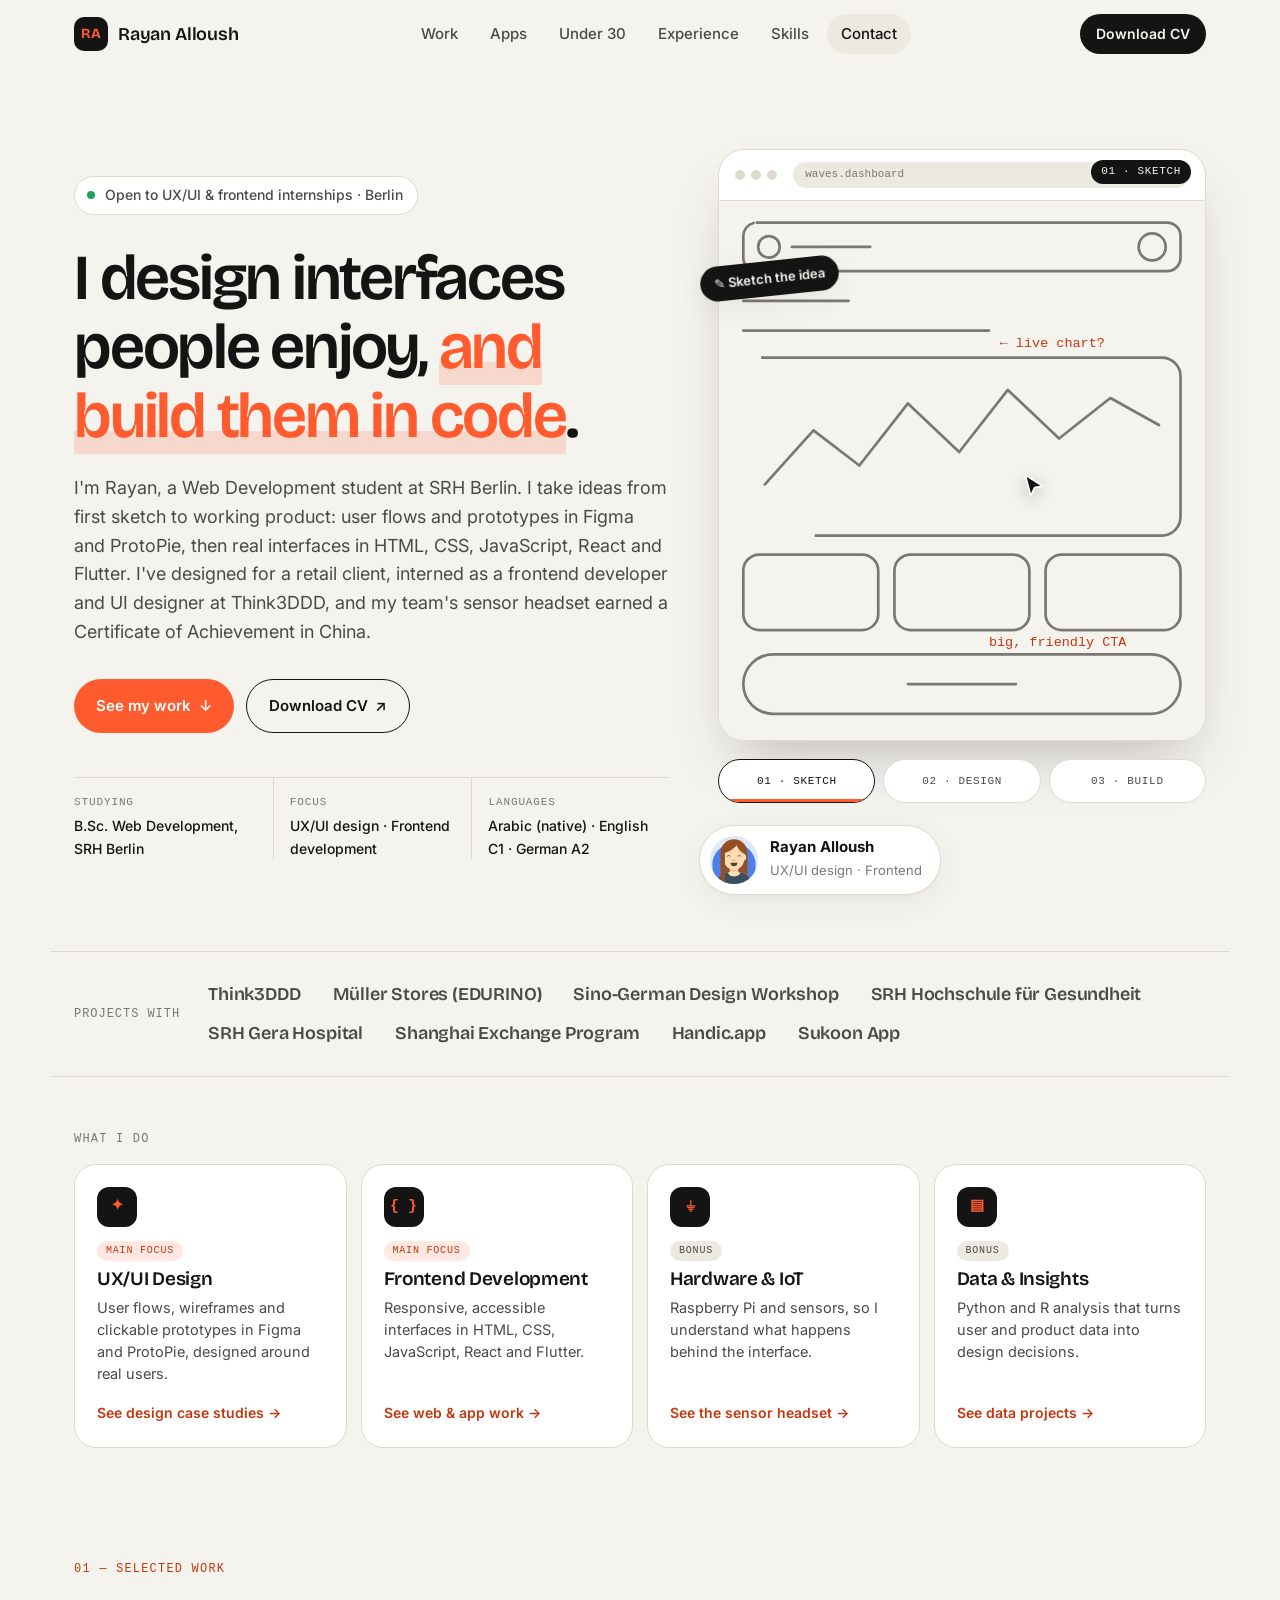
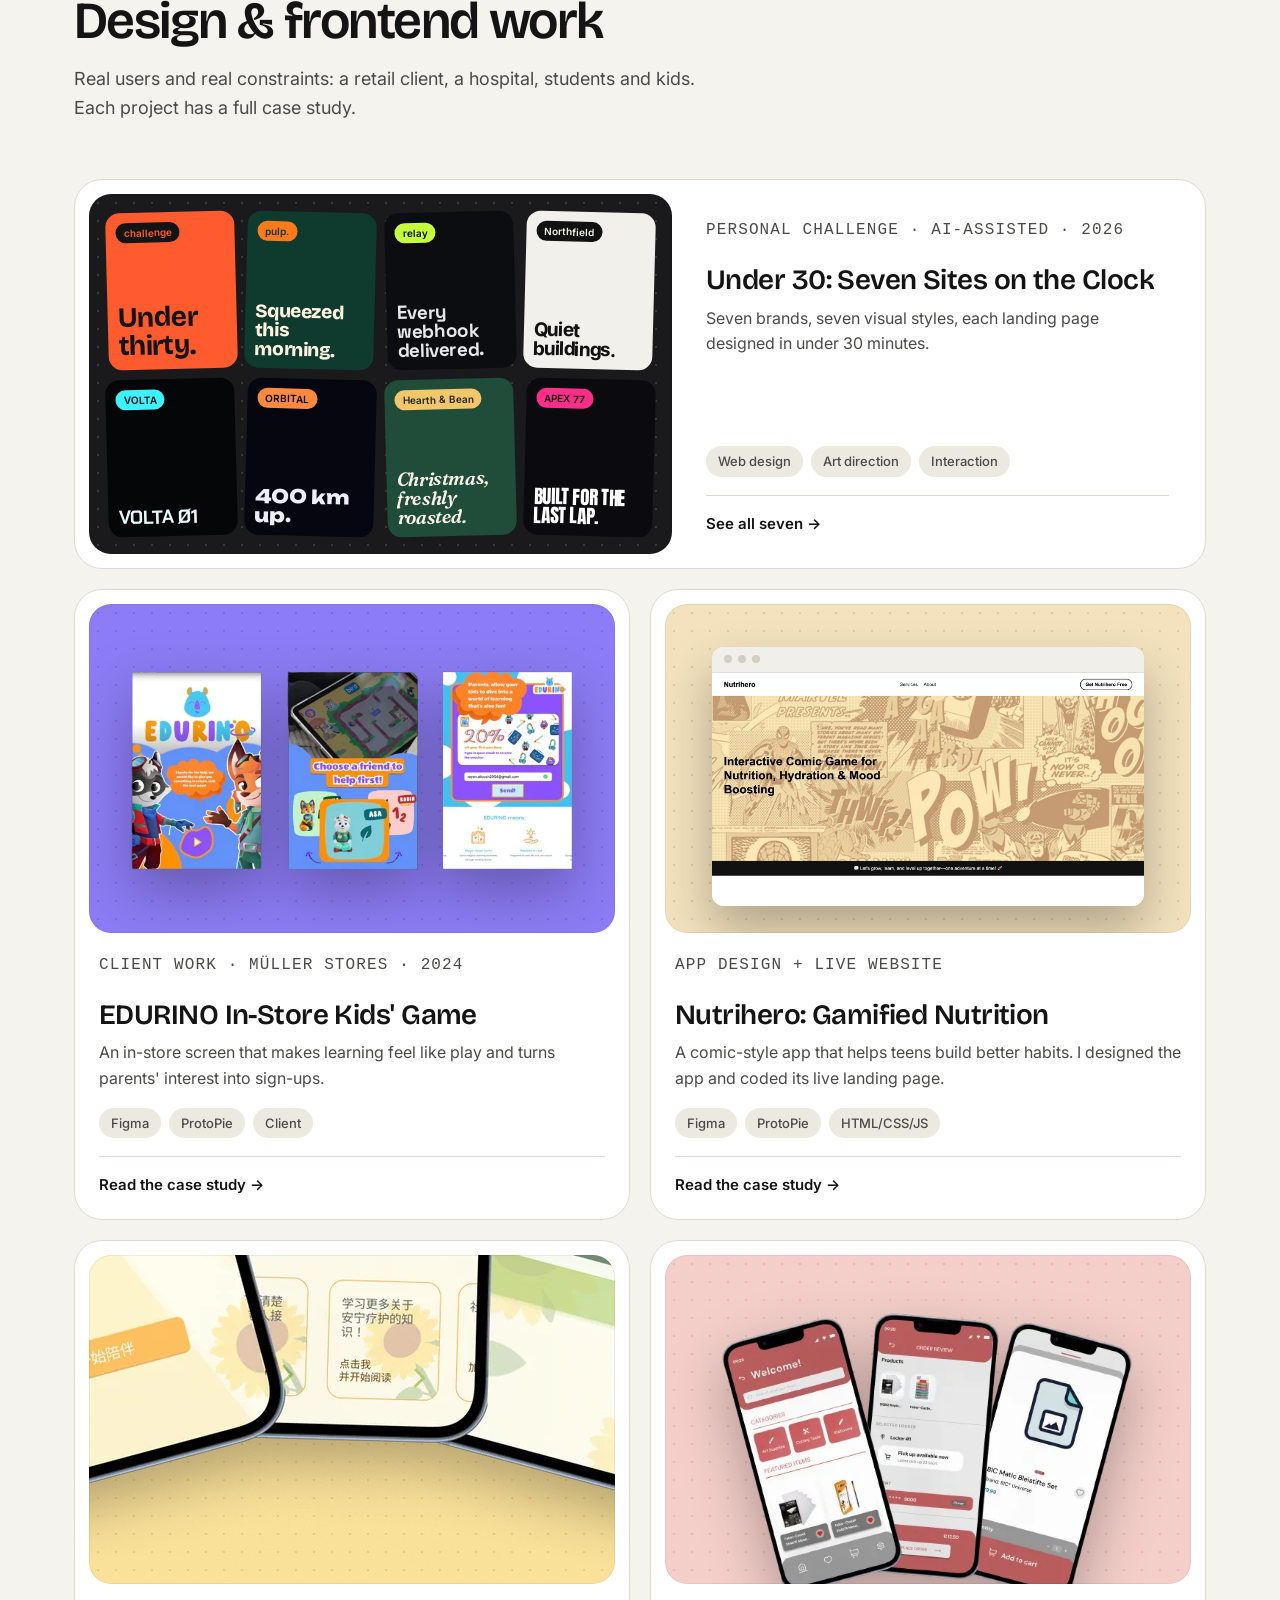
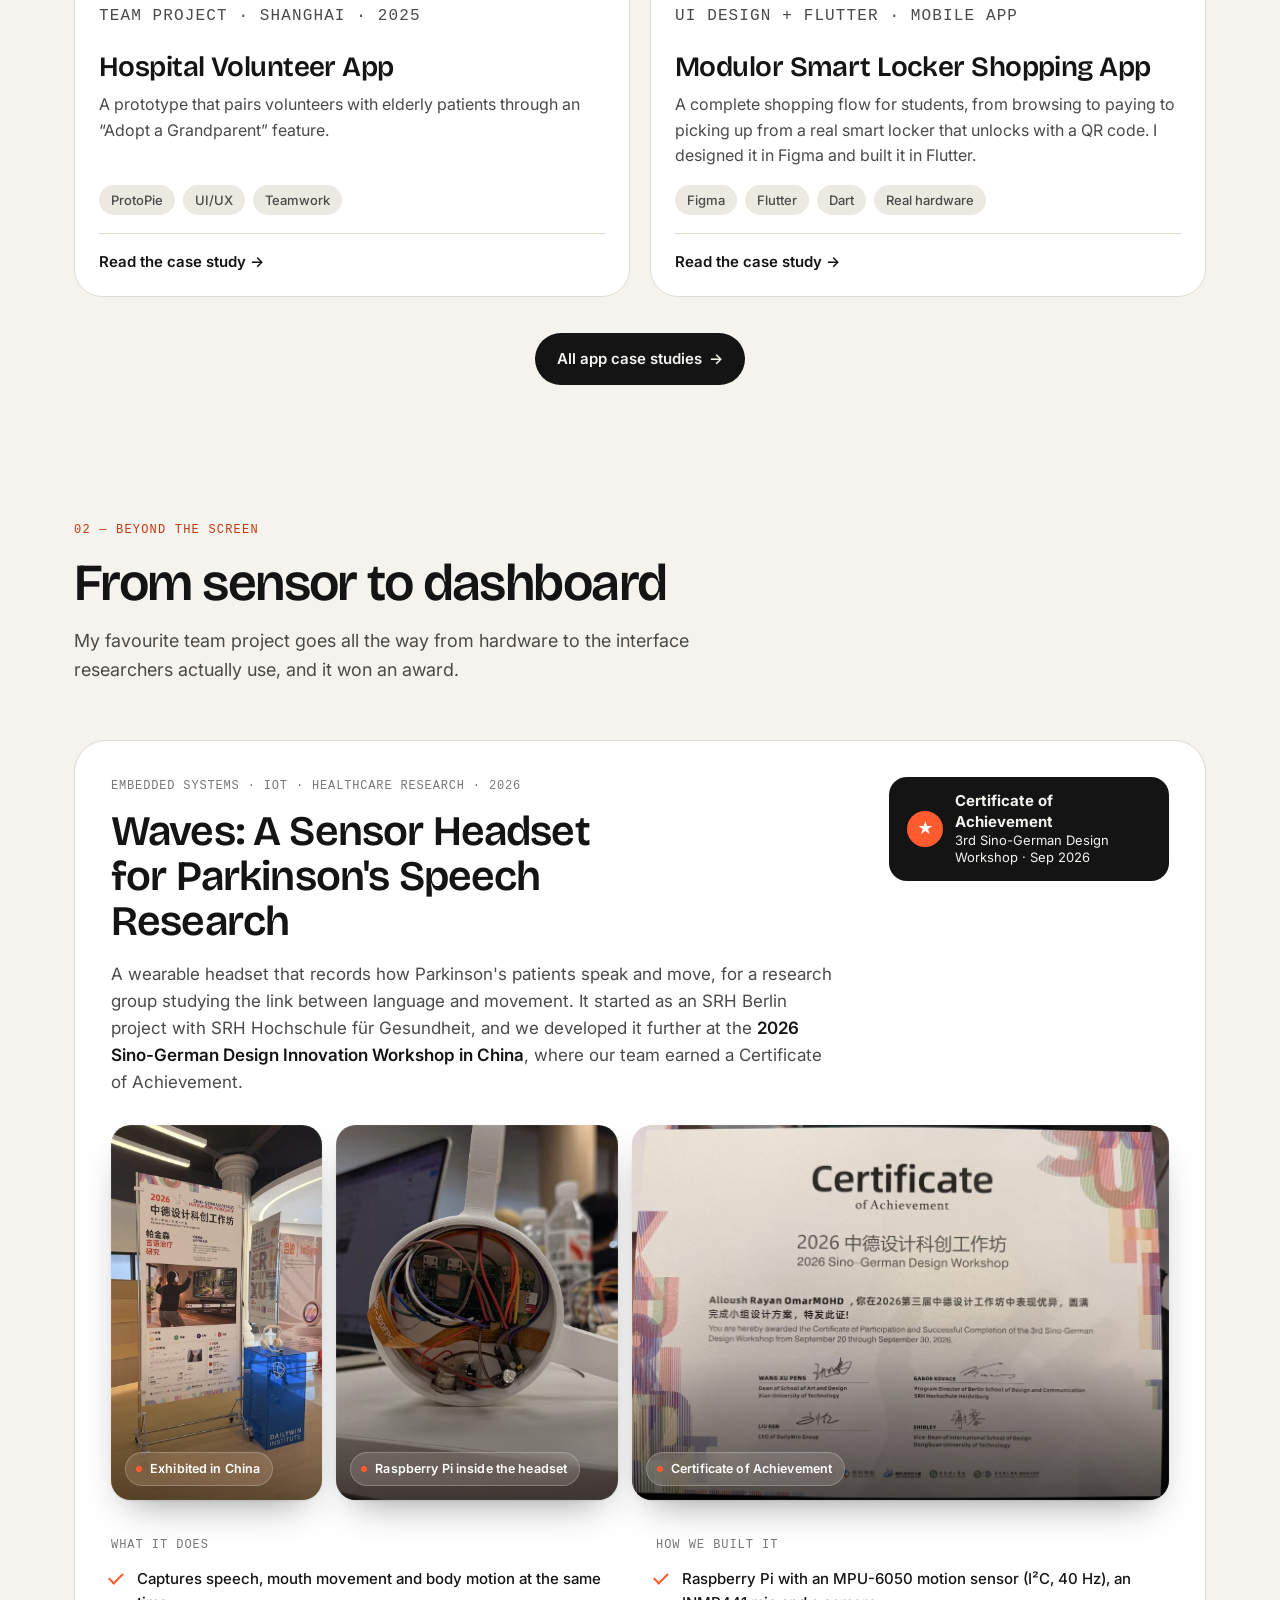
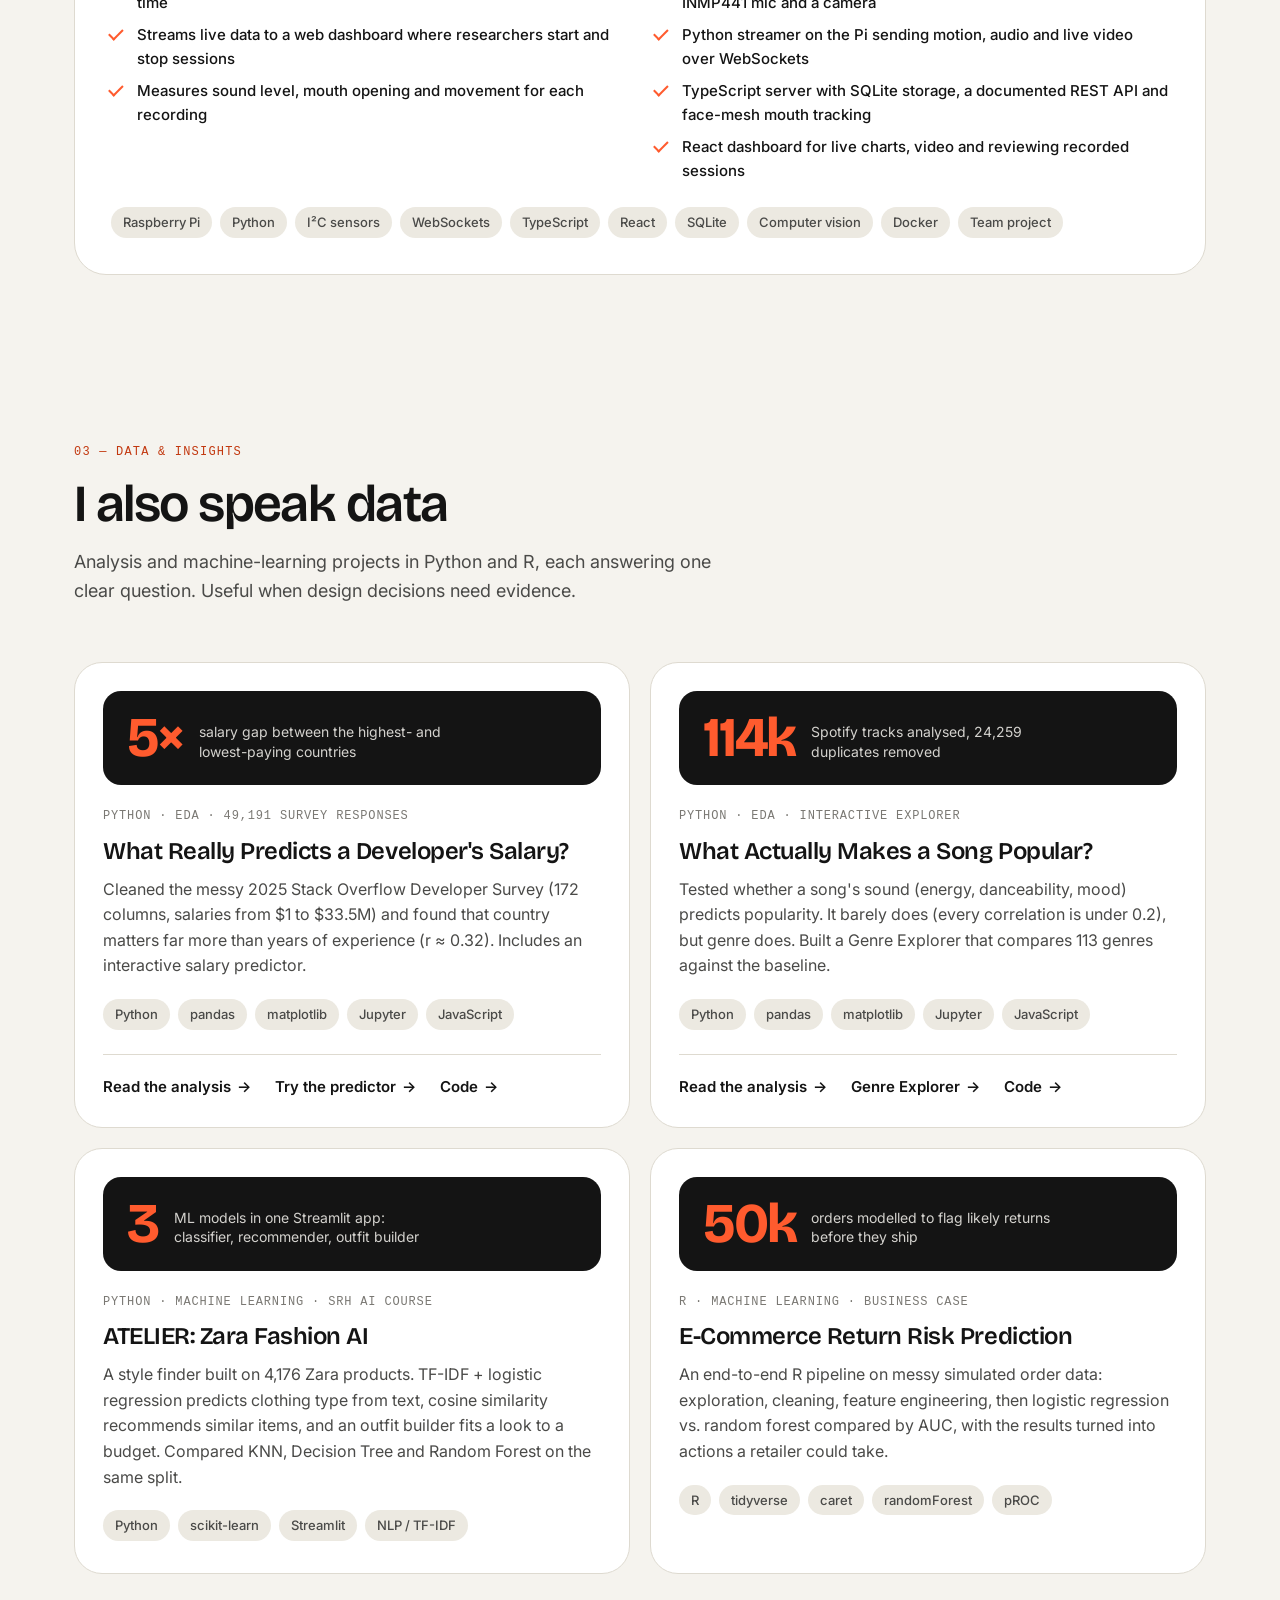
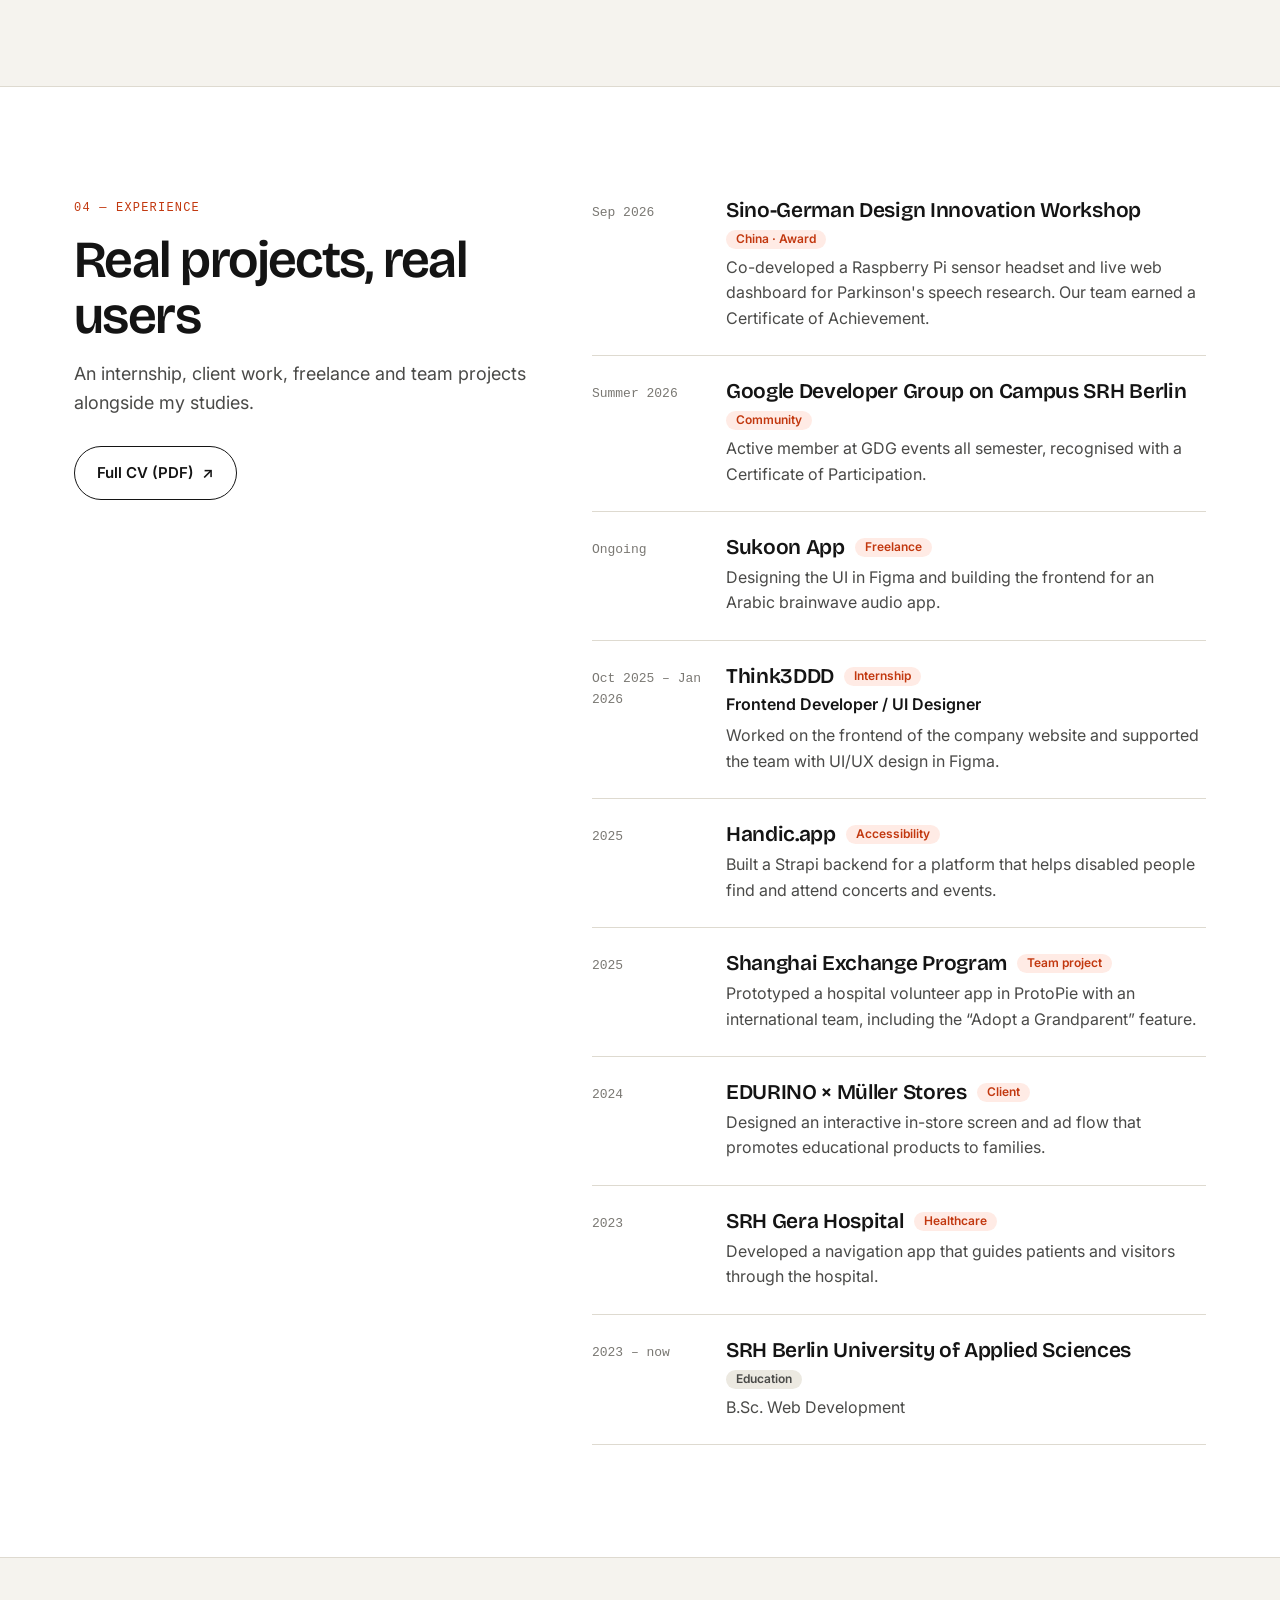
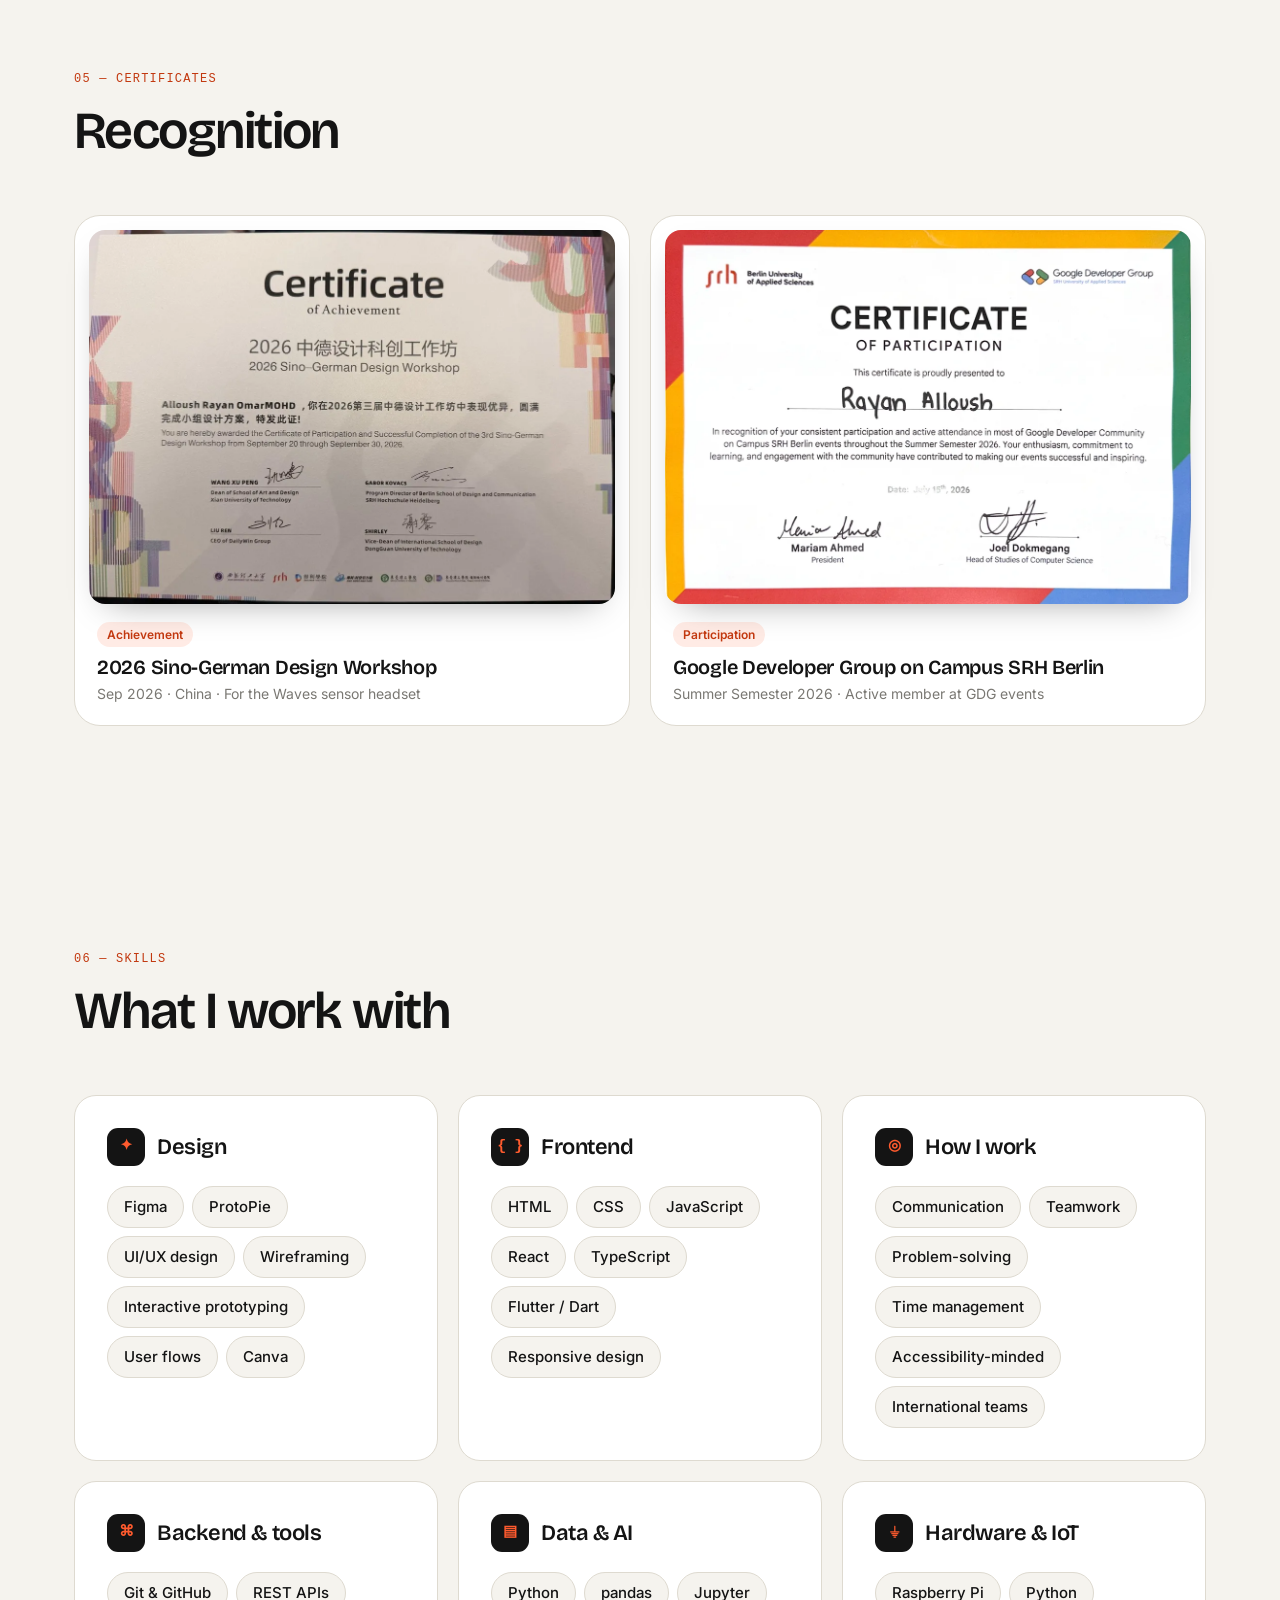
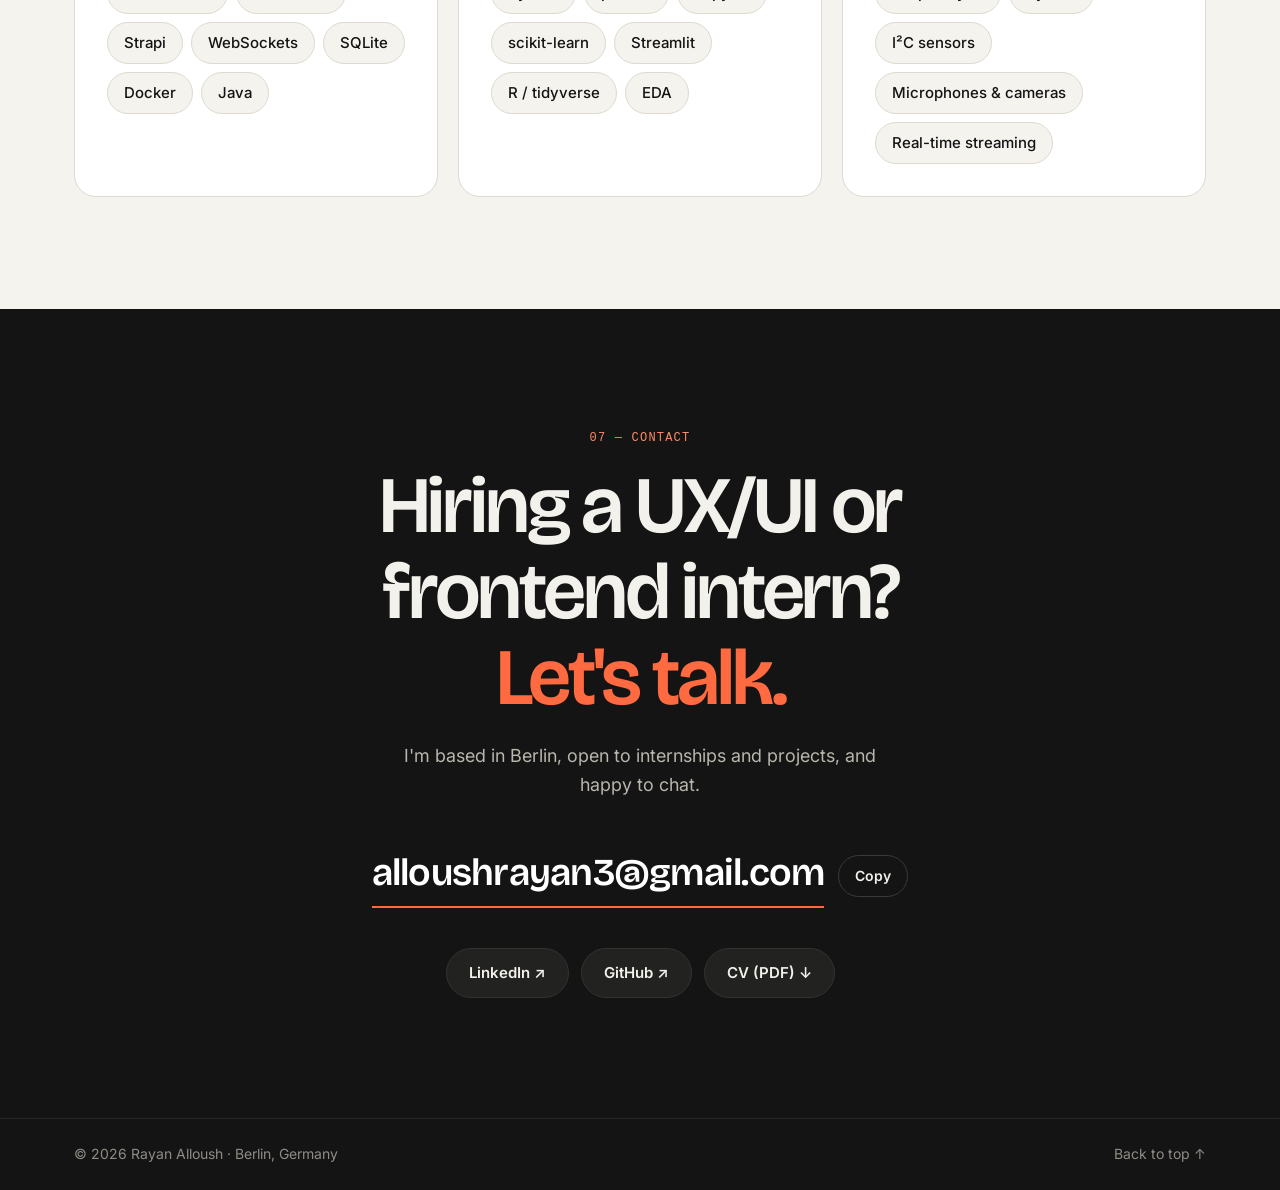
<file: index.html>
<!DOCTYPE html>
<html lang="en">
<head>
    <meta charset="UTF-8">
    <meta name="viewport" content="width=device-width, initial-scale=1.0">
    <title>Rayan Alloush — UX/UI Designer & Frontend Developer in Berlin</title>
    <meta name="description" content="Rayan Alloush is a UX/UI designer and frontend developer in Berlin. He designs in Figma and ProtoPie and builds in HTML, CSS, JavaScript, React and Flutter.">
    <meta name="theme-color" content="#f5f3ee">
    <link rel="canonical" href="https://rayray20044.github.io/">

    <!-- Open Graph (link previews on LinkedIn, WhatsApp, Slack…) -->
    <meta property="og:title" content="Rayan Alloush — UX/UI Designer & Frontend Developer">
    <meta property="og:description" content="I design interfaces people enjoy, and build them in code. Portfolio of Rayan Alloush, Berlin.">
    <meta property="og:image" content="https://rayray20044.github.io/assets/og-waves.jpg">
    <meta property="og:url" content="https://rayray20044.github.io/">
    <meta property="og:type" content="website">
    <meta name="twitter:card" content="summary_large_image">

    <link rel="icon" href="data:image/svg+xml,<svg xmlns='http://www.w3.org/2000/svg' viewBox='0 0 64 64'><rect width='64' height='64' rx='16' fill='%23141414'/><text x='50%' y='54%' dominant-baseline='middle' text-anchor='middle' font-family='Arial,sans-serif' font-weight='700' font-size='28' fill='%23ff5b2e'>RA</text></svg>">
    <link rel="preconnect" href="https://fonts.googleapis.com">
    <link rel="preconnect" href="https://fonts.gstatic.com" crossorigin>
    <link href="https://fonts.googleapis.com/css2?family=Bricolage+Grotesque:opsz,wght@12..96,500;12..96,600;12..96,700;12..96,800&family=Inter:wght@400;500;600&family=Space+Grotesk:wght@700&family=Inter+Tight:wght@700&family=Chakra+Petch:wght@700&family=Unbounded:wght@800&family=Fraunces:ital,opsz,wght@1,9..144,600&family=Anton&display=swap" rel="stylesheet">
    <link rel="stylesheet" href="style.css">
</head>

<body>
<a class="skip-link" href="#work">Skip to projects</a>

<!-- Navigation -->
<nav class="nav" id="nav">
    <div class="nav-inner container">
        <a href="#top" class="brand" aria-label="Rayan Alloush — back to top">
            <span class="brand-mark">RA</span>
            <span class="brand-name">Rayan Alloush</span>
        </a>
        <ul class="nav-links" id="navLinks">
            <li><a href="#work">Work</a></li>
            <li><a href="apps/">Apps</a></li>
            <li><a href="under-30/">Under 30</a></li>
            <li><a href="#experience">Experience</a></li>
            <li><a href="#skills">Skills</a></li>
            <li><a href="#contact">Contact</a></li>
        </ul>
        <div class="nav-actions">
            <a href="assets/Rayan-Alloush-CV.pdf" class="btn btn-small btn-dark" download>Download CV</a>
            <button class="menu-btn" id="menuBtn" aria-label="Open menu" aria-expanded="false" aria-controls="navLinks">
                <span></span><span></span>
            </button>
        </div>
    </div>
</nav>

<!-- Hero -->
<header class="hero container" id="top">
    <div class="hero-text">
        <p class="status"><span class="status-dot" aria-hidden="true"></span>Open to UX/UI &amp; frontend internships · Berlin</p>
        <h1>
            I design interfaces people enjoy, <em>and build them in code</em>.
        </h1>
        <p class="hero-lead">
            I'm Rayan, a Web Development student at SRH Berlin. I take ideas from first sketch to
            working product: user flows and prototypes in Figma and ProtoPie, then real interfaces in
            HTML, CSS, JavaScript, React and Flutter. I've designed for a retail client, interned as a
            frontend developer and UI designer at Think3DDD, and my team's sensor headset earned a
            Certificate of Achievement in China.
        </p>
        <div class="hero-cta">
            <a href="#work" class="btn btn-accent">See my work <span aria-hidden="true">↓</span></a>
            <a href="assets/Rayan-Alloush-CV.pdf" class="btn btn-ghost" download>Download CV <span aria-hidden="true">↗</span></a>
        </div>
        <ul class="quick-facts" aria-label="Quick facts">
            <li><span class="qf-label">Studying</span><span>B.Sc. Web Development, SRH Berlin</span></li>
            <li><span class="qf-label">Focus</span><span>UX/UI design · Frontend development</span></li>
            <li><span class="qf-label">Languages</span><span>Arabic (native) · English C1 · German A2</span></li>
        </ul>
    </div>

    <div class="hero-build" id="build" data-stage="0">
        <div class="bd-frame" role="img" aria-label="Animation: a rough sketch of a dashboard turns into a polished interface, then comes alive with live data">
            <div class="bd-bar" aria-hidden="true"><span></span><span></span><span></span><span class="bd-url">waves.dashboard</span></div>
            <span class="bd-stage-label" id="bdLabel" aria-hidden="true">01 · Sketch</span>
            <div class="bd-screen" aria-hidden="true">
                <svg class="bd-sketch" viewBox="0 0 360 400">
                    <rect class="d1" x="18" y="16" width="324" height="36" rx="10"></rect>
                    <circle class="d1" cx="37" cy="34" r="8"></circle>
                    <path class="d1" d="M54 34 H112"></path>
                    <circle class="d1" cx="321" cy="34" r="10"></circle>
                    <path class="d2" d="M18 74 H96 M18 96 H200"></path>
                    <rect class="d3" x="18" y="116" width="324" height="132" rx="14"></rect>
                    <path class="d3" d="M34 210 L70 170 L104 196 L140 150 L178 186 L214 140 L252 176 L290 146 L326 166"></path>
                    <rect class="d4" x="18" y="262" width="100" height="56" rx="12"></rect>
                    <rect class="d4" x="130" y="262" width="100" height="56" rx="12"></rect>
                    <rect class="d4" x="242" y="262" width="100" height="56" rx="12"></rect>
                    <rect class="d5" x="18" y="336" width="324" height="44" rx="22"></rect>
                    <path class="d5" d="M140 358 H220"></path>
                    <text class="bd-note" x="208" y="108">← live chart?</text>
                    <text class="bd-note" x="200" y="330">big, friendly CTA</text>
                </svg>
                <div class="bd-ui">
                    <div class="bd-top"><span class="bd-logo"></span><b>Waves</b><span class="bd-ava">RA</span></div>
                    <div class="bd-title"><small>Session 12</small><strong>Speech &amp; motion</strong></div>
                    <div class="bd-chart">
                        <svg viewBox="0 0 300 110" preserveAspectRatio="none">
                            <path class="bd-grid" d="M0 27 H300 M0 55 H300 M0 83 H300"></path>
                            <path class="bd-ghost" d="M0 70 C20 40 35 90 55 60 S90 30 110 55 S145 95 165 60 S200 25 220 50 S255 85 275 55 S295 40 300 45"></path>
                            <path class="bd-area" d="M0 70 C20 40 35 90 55 60 S90 30 110 55 S145 95 165 60 S200 25 220 50 S255 85 275 55 S295 40 300 45 L300 110 L0 110 Z"></path>
                            <path class="bd-line" d="M0 70 C20 40 35 90 55 60 S90 30 110 55 S145 95 165 60 S200 25 220 50 S255 85 275 55 S295 40 300 45"></path>
                        </svg>
                        <span class="bd-rec"><i></i>LIVE</span>
                    </div>
                    <div class="bd-stats">
                        <div><small>Sound</small><b id="bdDb">—</b> dB</div>
                        <div><small>Mouth</small><b id="bdMouth">—</b> cm</div>
                        <div><small>Motion</small><b id="bdHz">—</b> Hz</div>
                    </div>
                    <div class="bd-btn"><span class="bd-off">Start session</span><span class="bd-on">Recording…</span></div>
                </div>
            </div>
        </div>
        <span class="bd-ship" aria-hidden="true"><i>✓</i>Shipped</span>
        <span class="bd-chip bd-chip-0" aria-hidden="true">✎ Sketch the idea</span>
        <span class="bd-chip bd-chip-1" aria-hidden="true">Figma · ProtoPie</span>
        <span class="bd-chip bd-chip-2" aria-hidden="true">React · live data</span>
        <svg class="bd-cursor" viewBox="0 0 24 24" aria-hidden="true"><path d="M4 2 L20 12 L12.5 13.5 L9 21 Z" fill="#141414" stroke="#fff" stroke-width="1.5" stroke-linejoin="round"></path></svg>
        <div class="bd-steps" role="group" aria-label="Show a step of the animation">
            <button type="button" data-step="0" aria-pressed="true"><span class="bd-prog"></span>01 · Sketch</button>
            <button type="button" data-step="1" aria-pressed="false"><span class="bd-prog"></span>02 · Design</button>
            <button type="button" data-step="2" aria-pressed="false"><span class="bd-prog"></span>03 · Build</button>
        </div>
        <div class="hv-badge">
            <img src="assets/avatar-rayan.svg" alt="">
            <div>
                <strong>Rayan Alloush</strong>
                <span>UX/UI design · Frontend</span>
            </div>
        </div>
    </div>
</header>

<!-- Logos / proof strip -->
<section class="proof container" aria-label="Worked with">
    <p class="proof-label">Projects with</p>
    <ul class="proof-list">
        <li>Think3DDD</li>
        <li>Müller Stores (EDURINO)</li>
        <li>Sino-German Design Workshop</li>
        <li>SRH Hochschule für Gesundheit</li>
        <li>SRH Gera Hospital</li>
        <li>Shanghai Exchange Program</li>
        <li>Handic.app</li>
        <li>Sukoon App</li>
    </ul>
</section>

<main>
    <!-- What I do -->
    <section class="roles container" aria-labelledby="rolesTitle">
        <h2 id="rolesTitle" class="roles-title">What I do</h2>
        <div class="roles-grid">
            <a class="role reveal" href="apps/">
                <span class="role-icon" aria-hidden="true">✦</span>
                <span class="role-tag role-tag-main">Main focus</span>
                <h3>UX/UI Design</h3>
                <p>User flows, wireframes and clickable prototypes in Figma and ProtoPie, designed around real users.</p>
                <span class="role-link">See design case studies</span>
            </a>
            <a class="role reveal" href="#work">
                <span class="role-icon" aria-hidden="true">{ }</span>
                <span class="role-tag role-tag-main">Main focus</span>
                <h3>Frontend Development</h3>
                <p>Responsive, accessible interfaces in HTML, CSS, JavaScript, React and Flutter.</p>
                <span class="role-link">See web &amp; app work</span>
            </a>
            <a class="role role-bonus reveal" href="#hardware">
                <span class="role-icon" aria-hidden="true">⏚</span>
                <span class="role-tag">Bonus</span>
                <h3>Hardware &amp; IoT</h3>
                <p>Raspberry Pi and sensors, so I understand what happens behind the interface.</p>
                <span class="role-link">See the sensor headset</span>
            </a>
            <a class="role role-bonus reveal" href="#data">
                <span class="role-icon" aria-hidden="true">▤</span>
                <span class="role-tag">Bonus</span>
                <h3>Data &amp; Insights</h3>
                <p>Python and R analysis that turns user and product data into design decisions.</p>
                <span class="role-link">See data projects</span>
            </a>
        </div>
    </section>

    <!-- Selected work -->
    <section id="work" class="section container">
        <div class="section-head reveal">
            <p class="eyebrow">01 — Selected work</p>
            <h2>Design &amp; frontend work</h2>
            <p class="section-intro">Real users and real constraints: a retail client, a hospital, students and kids. Each project has a full case study.</p>
        </div>

        <div class="work-grid">
            <a class="work-card work-wide reveal" href="under-30/">
                <div class="work-media stage stage-u30">
                    <span class="u30-tiles" aria-hidden="true">
                        <span class="u30-tile u30-lead"><span class="u30-chip">challenge</span><span class="u30-h">Under <em>thirty.</em></span></span>
                        <span class="u30-tile" style="background:#0E3B2E;color:#FFF3E0"><span class="u30-chip" style="background:#FF7A1A;color:#0E3B2E">pulp.</span><span class="u30-h" style="font-family:'Bricolage Grotesque',sans-serif;font-weight:800">Squeezed this morning.</span></span>
                        <span class="u30-tile" style="background:#0B0D10;color:#E6E8EB"><span class="u30-chip" style="background:#C6FF3D;color:#0B0D10">relay</span><span class="u30-h" style="font-family:'Space Grotesk',sans-serif;font-weight:700">Every webhook delivered.</span></span>
                        <span class="u30-tile" style="background:#F2F0EB;color:#111"><span class="u30-chip" style="background:#111;color:#F2F0EB">Northfield</span><span class="u30-h" style="font-family:'Inter Tight',sans-serif;font-weight:700">Quiet buildings.</span></span>
                        <span class="u30-tile" style="background:#050607;color:#E9F7FA"><span class="u30-chip" style="background:#3DF2FF;color:#050607">VOLTA</span><span class="u30-h" style="font-family:'Chakra Petch',sans-serif;font-weight:700;text-transform:uppercase">Volta Ø1</span></span>
                        <span class="u30-tile" style="background:#05060F;color:#EDEFF7"><span class="u30-chip" style="background:#FF8A3D;color:#05060F">ORBITAL</span><span class="u30-h" style="font-family:'Unbounded',sans-serif;font-weight:800">400 km up.</span></span>
                        <span class="u30-tile" style="background:#1F4D3A;color:#FBF3E6"><span class="u30-chip" style="background:#F4C66A;color:#1F2A1F">Hearth &amp; Bean</span><span class="u30-h" style="font-family:'Fraunces',serif;font-style:italic;font-weight:600">Christmas, freshly roasted.</span></span>
                        <span class="u30-tile" style="background:#0A0A0F;color:#fff"><span class="u30-chip" style="background:#FF2E88;color:#0A0A0F">APEX 77</span><span class="u30-h" style="font-family:'Anton',sans-serif;text-transform:uppercase;font-weight:400">Built for the last lap.</span></span>
                    </span>
                </div>
                <div class="work-body">
                    <p class="case-meta">Personal challenge · AI-assisted · 2026</p>
                    <h3>Under 30: Seven Sites on the Clock</h3>
                    <p>Seven brands, seven visual styles, each landing page designed in under 30 minutes.</p>
                    <ul class="tags"><li>Web design</li><li>Art direction</li><li>Interaction</li></ul>
                    <span class="work-cta">See all seven</span>
                </div>
            </a>
            <a class="work-card reveal" href="apps/#edurino">
                <div class="work-media stage stage-edurino"><img class="shot shot-center" style="--w: 86%" src="assets/eduimg.webp" alt="EDURINO screens: character intro, a maze mini-game and a parent sign-up page" loading="lazy" width="1400" height="652"></div>
                <div class="work-body">
                    <p class="case-meta">Client work · Müller stores · 2024</p>
                    <h3>EDURINO In-Store Kids' Game</h3>
                    <p>An in-store screen that makes learning feel like play and turns parents' interest into sign-ups.</p>
                    <ul class="tags"><li>Figma</li><li>ProtoPie</li><li>Client</li></ul>
                    <span class="work-cta">Read the case study</span>
                </div>
            </a>
            <a class="work-card reveal" href="apps/#nutrihero">
                <div class="work-media stage stage-nutri"><div class="browser"><div class="browser-bar" aria-hidden="true"><i></i><i></i><i></i></div><img src="assets/nutrihero.webp" alt="Nutrihero landing page with a comic-book style hero" loading="lazy" width="1600" height="867"></div></div>
                <div class="work-body">
                    <p class="case-meta">App design + live website</p>
                    <h3>Nutrihero: Gamified Nutrition</h3>
                    <p>A comic-style app that helps teens build better habits. I designed the app and coded its live landing page.</p>
                    <ul class="tags"><li>Figma</li><li>ProtoPie</li><li>HTML/CSS/JS</li></ul>
                    <span class="work-cta">Read the case study</span>
                </div>
            </a>
            <a class="work-card reveal" href="apps/#volunteer">
                <div class="work-media stage stage-shanghai"><img class="shot" style="--w: 8okay0%; --b: -14%" src="assets/shanghai-app.webp" alt="Three phone screens of a Chinese-language hospital volunteer app with a sunflower theme" loading="lazy" width="1200" height="900"></div>
                <div class="work-body">
                    <p class="case-meta">Team project · Shanghai · 2025</p>
                    <h3>Hospital Volunteer App</h3>
                    <p>A prototype that pairs volunteers with elderly patients through an “Adopt a Grandparent” feature.</p>
                    <ul class="tags"><li>ProtoPie</li><li>UI/UX</li><li>Teamwork</li></ul>
                    <span class="work-cta">Read the case study</span>
                </div>
            </a>
            <a class="work-card reveal" href="apps/#modulor">
                <div class="work-media stage stage-modulor"><img class="shot" style="--w: 80%; --b: -7%" src="assets/srhmodularap.webp" alt="Three phone screens of the Modulor app: home with categories, order review and a product page" loading="lazy" width="1100" height="837"></div>
                <div class="work-body">
                    <p class="case-meta">UI design + Flutter · Mobile app</p>
                    <h3>Modulor Smart Locker Shopping App</h3>
                    <p>A complete shopping flow for students, from browsing to paying to picking up from a real smart locker that unlocks with a QR code. I designed it in Figma and built it in Flutter.</p>
                    <ul class="tags"><li>Figma</li><li>Flutter</li><li>Dart</li><li>Real hardware</li></ul>
                    <span class="work-cta">Read the case study</span>
                </div>
            </a>
        </div>
        <div class="work-more"><a href="apps/" class="btn btn-dark">All app case studies <span aria-hidden="true">→</span></a></div>
    </section>

    <!-- Beyond the screen: Waves -->
    <section id="hardware" class="section container section-tight">
        <div class="section-head reveal">
            <p class="eyebrow">02 — Beyond the screen</p>
            <h2>From sensor to dashboard</h2>
            <p class="section-intro">My favourite team project goes all the way from hardware to the interface researchers actually use, and it won an award.</p>
        </div>

        <article class="case case-feature reveal">
            <div class="feature-head">
                <div>
                    <p class="case-meta">Embedded systems · IoT · Healthcare research · 2026</p>
                    <h3>Waves: A Sensor Headset for Parkinson's Speech Research</h3>
                    <p class="feature-lead">
                        A wearable headset that records how Parkinson's patients speak and move, for a research
                        group studying the link between language and movement. It started as an SRH Berlin
                        project with SRH Hochschule für Gesundheit, and we developed it further at the
                        <strong>2026 Sino-German Design Innovation Workshop in China</strong>, where our team
                        earned a Certificate of Achievement.
                    </p>
                </div>
                <div class="feature-badge" aria-label="Award">
                    <span class="fb-icon" aria-hidden="true">★</span>
                    <span><strong>Certificate of Achievement</strong>3rd Sino-German Design Workshop · Sep 2026</span>
                </div>
            </div>

            <div class="gallery">
                <figure class="g-tall">
                    <img src="assets/waves-poster.webp" alt="Exhibition stand at the 2026 Sino-German Design Innovation Workshop showing the Parkinson's speech therapy poster and the white sensor headset" loading="lazy" width="619" height="1100">
                    <figcaption>Exhibited in China</figcaption>
                </figure>
                <figure>
                    <img src="assets/waves-headset.webp" alt="Inside the 3D-printed headset: a Raspberry Pi, camera ribbon cable and sensor wiring" loading="lazy" width="825" height="1100">
                    <figcaption>Raspberry Pi inside the headset</figcaption>
                </figure>
                <figure>
                    <img src="assets/waves-certificate.webp" alt="Certificate of Achievement from the 2026 Sino-German Design Workshop, September 20 to 30, 2026" loading="lazy" width="1100" height="769">
                    <figcaption>Certificate of Achievement</figcaption>
                </figure>
            </div>

            <div class="feature-body">
                <div>
                    <h4>What it does</h4>
                    <ul class="case-points">
                        <li>Captures speech, mouth movement and body motion at the same time</li>
                        <li>Streams live data to a web dashboard where researchers start and stop sessions</li>
                        <li>Measures sound level, mouth opening and movement for each recording</li>
                    </ul>
                </div>
                <div>
                    <h4>How we built it</h4>
                    <ul class="case-points">
                        <li>Raspberry Pi with an MPU-6050 motion sensor (I²C, 40 Hz), an INMP441 mic and a camera</li>
                        <li>Python streamer on the Pi sending motion, audio and live video over WebSockets</li>
                        <li>TypeScript server with SQLite storage, a documented REST API and face-mesh mouth tracking</li>
                        <li>React dashboard for live charts, video and reviewing recorded sessions</li>
                    </ul>
                </div>
            </div>
            <ul class="tags"><li>Raspberry Pi</li><li>Python</li><li>I²C sensors</li><li>WebSockets</li><li>TypeScript</li><li>React</li><li>SQLite</li><li>Computer vision</li><li>Docker</li><li>Team project</li></ul>
        </article>
    </section>

    <!-- Data & AI -->
    <section id="data" class="section container section-tight">
        <div class="section-head reveal">
            <p class="eyebrow">03 — Data &amp; insights</p>
            <h2>I also speak data</h2>
            <p class="section-intro">Analysis and machine-learning projects in Python and R, each answering one clear question. Useful when design decisions need evidence.</p>
        </div>
        <div class="data-grid">
            <article class="data-card reveal">
                <div class="dc-stat"><span class="dc-num">5×</span><span class="dc-cap">salary gap between the highest- and lowest-paying countries</span></div>
                <p class="case-meta">Python · EDA · 49,191 survey responses</p>
                <h3>What Really Predicts a Developer's Salary?</h3>
                <p>Cleaned the messy 2025 Stack Overflow Developer Survey (172 columns, salaries from $1 to $33.5M) and found that country matters far more than years of experience (r ≈ 0.32). Includes an interactive salary predictor.</p>
                <ul class="tags"><li>Python</li><li>pandas</li><li>matplotlib</li><li>Jupyter</li><li>JavaScript</li></ul>
                <div class="case-links">
                    <a href="https://rayray20044.github.io/developer-salary-eda/" target="_blank" rel="noopener" class="link-arrow">Read the analysis</a>
                    <a href="https://rayray20044.github.io/developer-salary-eda/predictor.html" target="_blank" rel="noopener" class="link-arrow">Try the predictor</a>
                    <a href="https://github.com/rayray20044/developer-salary-eda" target="_blank" rel="noopener" class="link-arrow">Code</a>
                </div>
            </article>

            <article class="data-card reveal">
                <div class="dc-stat"><span class="dc-num">114k</span><span class="dc-cap">Spotify tracks analysed, 24,259 duplicates removed</span></div>
                <p class="case-meta">Python · EDA · Interactive explorer</p>
                <h3>What Actually Makes a Song Popular?</h3>
                <p>Tested whether a song's sound (energy, danceability, mood) predicts popularity. It barely does (every correlation is under 0.2), but genre does. Built a Genre Explorer that compares 113 genres against the baseline.</p>
                <ul class="tags"><li>Python</li><li>pandas</li><li>matplotlib</li><li>Jupyter</li><li>JavaScript</li></ul>
                <div class="case-links">
                    <a href="https://rayray20044.github.io/spotify-popularity-eda/" target="_blank" rel="noopener" class="link-arrow">Read the analysis</a>
                    <a href="https://rayray20044.github.io/spotify-popularity-eda/genre-explorer.html" target="_blank" rel="noopener" class="link-arrow">Genre Explorer</a>
                    <a href="https://github.com/rayray20044/spotify-popularity-eda" target="_blank" rel="noopener" class="link-arrow">Code</a>
                </div>
            </article>

            <article class="data-card reveal">
                <div class="dc-stat"><span class="dc-num">3</span><span class="dc-cap">ML models in one Streamlit app: classifier, recommender, outfit builder</span></div>
                <p class="case-meta">Python · Machine learning · SRH AI course</p>
                <h3>ATELIER: Zara Fashion AI</h3>
                <p>A style finder built on 4,176 Zara products. TF-IDF + logistic regression predicts clothing type from text, cosine similarity recommends similar items, and an outfit builder fits a look to a budget. Compared KNN, Decision Tree and Random Forest on the same split.</p>
                <ul class="tags"><li>Python</li><li>scikit-learn</li><li>Streamlit</li><li>NLP / TF-IDF</li></ul>
            </article>

            <article class="data-card reveal">
                <div class="dc-stat"><span class="dc-num">50k</span><span class="dc-cap">orders modelled to flag likely returns before they ship</span></div>
                <p class="case-meta">R · Machine learning · Business case</p>
                <h3>E-Commerce Return Risk Prediction</h3>
                <p>An end-to-end R pipeline on messy simulated order data: exploration, cleaning, feature engineering, then logistic regression vs. random forest compared by AUC, with the results turned into actions a retailer could take.</p>
                <ul class="tags"><li>R</li><li>tidyverse</li><li>caret</li><li>randomForest</li><li>pROC</li></ul>
            </article>
        </div>
    </section>

    <!-- Experience -->
    <section id="experience" class="section section-alt">
        <div class="container exp-grid">
            <div class="section-head reveal">
                <p class="eyebrow">04 — Experience</p>
                <h2>Real projects, real users</h2>
                <p class="section-intro">An internship, client work, freelance and team projects alongside my studies.</p>
                <a href="assets/Rayan-Alloush-CV.pdf" class="btn btn-ghost" download>Full CV (PDF) <span aria-hidden="true">↗</span></a>
            </div>

            <ol class="timeline reveal">
                <li>
                    <span class="tl-date">Sep 2026</span>
                    <div>
                        <h3>Sino-German Design Innovation Workshop <span class="tl-type">China · Award</span></h3>
                        <p>Co-developed a Raspberry Pi sensor headset and live web dashboard for Parkinson's speech research. Our team earned a Certificate of Achievement.</p>
                    </div>
                </li>
                <li>
                    <span class="tl-date">Summer 2026</span>
                    <div>
                        <h3>Google Developer Group on Campus SRH Berlin <span class="tl-type">Community</span></h3>
                        <p>Active member at GDG events all semester, recognised with a Certificate of Participation.</p>
                    </div>
                </li>
                <li>
                    <span class="tl-date">Ongoing</span>
                    <div>
                        <h3>Sukoon App <span class="tl-type">Freelance</span></h3>
                        <p>Designing the UI in Figma and building the frontend for an Arabic brainwave audio app.</p>
                    </div>
                </li>
                <li>
                    <span class="tl-date">Oct 2025 – Jan 2026</span>
                    <div>
                        <h3>Think3DDD <span class="tl-type">Internship</span></h3>
                        <p class="tl-role">Frontend Developer / UI Designer</p>
                        <p>Worked on the frontend of the company website and supported the team with UI/UX design in Figma.</p>
                    </div>
                </li>
                <li>
                    <span class="tl-date">2025</span>
                    <div>
                        <h3>Handic.app <span class="tl-type">Accessibility</span></h3>
                        <p>Built a Strapi backend for a platform that helps disabled people find and attend concerts and events.</p>
                    </div>
                </li>
                <li>
                    <span class="tl-date">2025</span>
                    <div>
                        <h3>Shanghai Exchange Program <span class="tl-type">Team project</span></h3>
                        <p>Prototyped a hospital volunteer app in ProtoPie with an international team, including the “Adopt a Grandparent” feature.</p>
                    </div>
                </li>
                <li>
                    <span class="tl-date">2024</span>
                    <div>
                        <h3>EDURINO × Müller Stores <span class="tl-type">Client</span></h3>
                        <p>Designed an interactive in-store screen and ad flow that promotes educational products to families.</p>
                    </div>
                </li>
                <li>
                    <span class="tl-date">2023</span>
                    <div>
                        <h3>SRH Gera Hospital <span class="tl-type">Healthcare</span></h3>
                        <p>Developed a navigation app that guides patients and visitors through the hospital.</p>
                    </div>
                </li>
                <li class="tl-edu">
                    <span class="tl-date">2023 – now</span>
                    <div>
                        <h3>SRH Berlin University of Applied Sciences <span class="tl-type">Education</span></h3>
                        <p>B.Sc. Web Development</p>
                    </div>
                </li>
            </ol>
        </div>
    </section>

    <!-- Certificates -->
    <section id="certificates" class="section container">
        <div class="section-head reveal">
            <p class="eyebrow">05 — Certificates</p>
            <h2>Recognition</h2>
        </div>
        <div class="certs">
            <figure class="cert reveal">
                <div class="cert-img"><img src="assets/waves-certificate.webp" alt="Certificate of Achievement from the 2026 Sino-German Design Workshop, September 20 to 30, 2026" loading="lazy" width="1100" height="769"></div>
                <figcaption>
                    <span class="cert-tag">Achievement</span>
                    <strong>2026 Sino-German Design Workshop</strong>
                    <span>Sep 2026 · China · For the Waves sensor headset</span>
                </figcaption>
            </figure>
            <figure class="cert reveal">
                <div class="cert-img"><img src="assets/gdg-certificate.webp" alt="Certificate of Participation from Google Developer Group on Campus SRH Berlin, Summer Semester 2026" loading="lazy" width="1100" height="781"></div>
                <figcaption>
                    <span class="cert-tag">Participation</span>
                    <strong>Google Developer Group on Campus SRH Berlin</strong>
                    <span>Summer Semester 2026 · Active member at GDG events</span>
                </figcaption>
            </figure>
        </div>
    </section>

    <!-- Skills -->
    <section id="skills" class="section container">
        <div class="section-head reveal">
            <p class="eyebrow">06 — Skills</p>
            <h2>What I work with</h2>
        </div>
        <div class="skills reveal">
            <div class="skill-group">
                <h3><span class="sg-icon" aria-hidden="true">✦</span>Design</h3>
                <ul class="tags tags-lg"><li>Figma</li><li>ProtoPie</li><li>UI/UX design</li><li>Wireframing</li><li>Interactive prototyping</li><li>User flows</li><li>Canva</li></ul>
            </div>
            <div class="skill-group">
                <h3><span class="sg-icon" aria-hidden="true">{ }</span>Frontend</h3>
                <ul class="tags tags-lg"><li>HTML</li><li>CSS</li><li>JavaScript</li><li>React</li><li>TypeScript</li><li>Flutter / Dart</li><li>Responsive design</li></ul>
            </div>
            <div class="skill-group">
                <h3><span class="sg-icon" aria-hidden="true">◎</span>How I work</h3>
                <ul class="tags tags-lg"><li>Communication</li><li>Teamwork</li><li>Problem-solving</li><li>Time management</li><li>Accessibility-minded</li><li>International teams</li></ul>
            </div>
            <div class="skill-group">
                <h3><span class="sg-icon" aria-hidden="true">⌘</span>Backend &amp; tools</h3>
                <ul class="tags tags-lg"><li>Git &amp; GitHub</li><li>REST APIs</li><li>Strapi</li><li>WebSockets</li><li>SQLite</li><li>Docker</li><li>Java</li></ul>
            </div>
            <div class="skill-group">
                <h3><span class="sg-icon" aria-hidden="true">▤</span>Data &amp; AI</h3>
                <ul class="tags tags-lg"><li>Python</li><li>pandas</li><li>Jupyter</li><li>scikit-learn</li><li>Streamlit</li><li>R / tidyverse</li><li>EDA</li></ul>
            </div>
            <div class="skill-group">
                <h3><span class="sg-icon" aria-hidden="true">⏚</span>Hardware &amp; IoT</h3>
                <ul class="tags tags-lg"><li>Raspberry Pi</li><li>Python</li><li>I²C sensors</li><li>Microphones &amp; cameras</li><li>Real-time streaming</li></ul>
            </div>
        </div>
    </section>

    <!-- Contact -->
    <section id="contact" class="contact">
        <div class="container contact-inner reveal">
            <p class="eyebrow eyebrow-light">07 — Contact</p>
            <h2>Hiring a UX/UI or<br>frontend intern?<br><span>Let's talk.</span></h2>
            <p class="contact-lead">I'm based in Berlin, open to internships and projects, and happy to chat.</p>
            <div class="contact-email">
                <a href="mailto:alloushrayan3@gmail.com" class="email-big">alloushrayan3@gmail.com</a>
                <button class="copy-btn" id="copyEmail" data-email="alloushrayan3@gmail.com">Copy</button>
            </div>
            <ul class="contact-links">
                <li><a href="https://linkedin.com/in/rayan-alloush" target="_blank" rel="noopener">LinkedIn ↗</a></li>
                <li><a href="https://github.com/rayray20044" target="_blank" rel="noopener">GitHub ↗</a></li>
                <li><a href="assets/Rayan-Alloush-CV.pdf" download>CV (PDF) ↓</a></li>
            </ul>
        </div>
    </section>
</main>

<footer class="footer">
    <div class="container footer-inner">
        <p>© <span id="year">2026</span> Rayan Alloush · Berlin, Germany</p>
        <a href="#top">Back to top ↑</a>
    </div>
</footer>

<script>
    // Year
    document.getElementById('year').textContent = new Date().getFullYear();

    // Nav shadow on scroll
    const nav = document.getElementById('nav');
    const onScroll = () => nav.classList.toggle('scrolled', window.scrollY > 10);
    window.addEventListener('scroll', onScroll, { passive: true });
    onScroll();

    // Mobile menu
    const menuBtn = document.getElementById('menuBtn');
    const navLinks = document.getElementById('navLinks');
    menuBtn.addEventListener('click', () => {
        const open = navLinks.classList.toggle('open');
        menuBtn.classList.toggle('open', open);
        menuBtn.setAttribute('aria-expanded', open);
    });
    navLinks.querySelectorAll('a').forEach(a => a.addEventListener('click', () => {
        navLinks.classList.remove('open');
        menuBtn.classList.remove('open');
        menuBtn.setAttribute('aria-expanded', 'false');
    }));

    // Reveal on scroll
    const io = new IntersectionObserver(entries => {
        entries.forEach(e => { if (e.isIntersecting) { e.target.classList.add('in'); io.unobserve(e.target); } });
    }, { threshold: 0.12 });
    document.querySelectorAll('.reveal').forEach(el => io.observe(el));

    // Active nav link
    const sections = [...document.querySelectorAll('main section[id]')];
    const links = [...navLinks.querySelectorAll('a')];
    const spy = new IntersectionObserver(entries => {
        entries.forEach(e => {
            if (e.isIntersecting) {
                links.forEach(l => l.classList.toggle('active', l.getAttribute('href') === '#' + e.target.id));
            }
        });
    }, { rootMargin: '-45% 0px -50% 0px' });
    sections.forEach(s => spy.observe(s));

    // Hero: idea → product build animation
    (() => {
        const root = document.getElementById('build');
        if (!root) return;
        const label = document.getElementById('bdLabel');
        const buttons = [...root.querySelectorAll('.bd-steps button')];
        const names = ['01 · Sketch', '02 · Design', '03 · Build'];
        const durations = [3200, 3000, 4200];
        const reduced = window.matchMedia('(prefers-reduced-motion: reduce)').matches;
        const db = document.getElementById('bdDb'), mouth = document.getElementById('bdMouth'), hz = document.getElementById('bdHz');
        let stage = 0, timer = null, ticker = null, clickTimer = null, paused = false;

        function tick() {
            db.textContent = Math.round(58 + Math.random() * 10);
            mouth.textContent = (1.2 + Math.random() * 1.1).toFixed(1);
            hz.textContent = 40;
        }
        function show(n) {
            stage = n;
            root.dataset.stage = n;
            label.textContent = names[n];
            root.style.setProperty('--bd-dur', durations[n] + 'ms');
            buttons.forEach((b, i) => b.setAttribute('aria-pressed', i === n ? 'true' : 'false'));
            clearInterval(ticker); clearTimeout(clickTimer); root.classList.remove('bd-click');
            if (n === 2) { tick(); ticker = setInterval(tick, 450); }
            else { db.textContent = mouth.textContent = hz.textContent = '—'; }
            if (n === 1 && !reduced) clickTimer = setTimeout(() => root.classList.add('bd-click'), durations[1] - 350);
        }
        function schedule() {
            clearTimeout(timer);
            if (paused || reduced) return;
            timer = setTimeout(() => { show((stage + 1) % 3); schedule(); }, durations[stage]);
        }
        function pause() { paused = true; root.classList.add('is-paused'); clearTimeout(timer); }
        function resume() { paused = false; root.classList.remove('is-paused'); schedule(); }

        buttons.forEach((b, i) => b.addEventListener('click', () => { show(i); schedule(); }));
        root.addEventListener('mouseenter', pause);
        root.addEventListener('mouseleave', resume);
        root.addEventListener('focusin', pause);
        root.addEventListener('focusout', e => { if (!root.contains(e.relatedTarget)) resume(); });
        document.addEventListener('visibilitychange', () => { if (document.hidden) clearTimeout(timer); else if (!paused) schedule(); });

        show(reduced ? 2 : 0);
        schedule();
    })();

    // Copy email
    const copyBtn = document.getElementById('copyEmail');
    copyBtn.addEventListener('click', async () => {
        try {
            await navigator.clipboard.writeText(copyBtn.dataset.email);
            copyBtn.textContent = 'Copied ✓';
        } catch { copyBtn.textContent = 'Select & copy'; }
        setTimeout(() => copyBtn.textContent = 'Copy', 2000);
    });
</script>
</body>
</html>
</file>
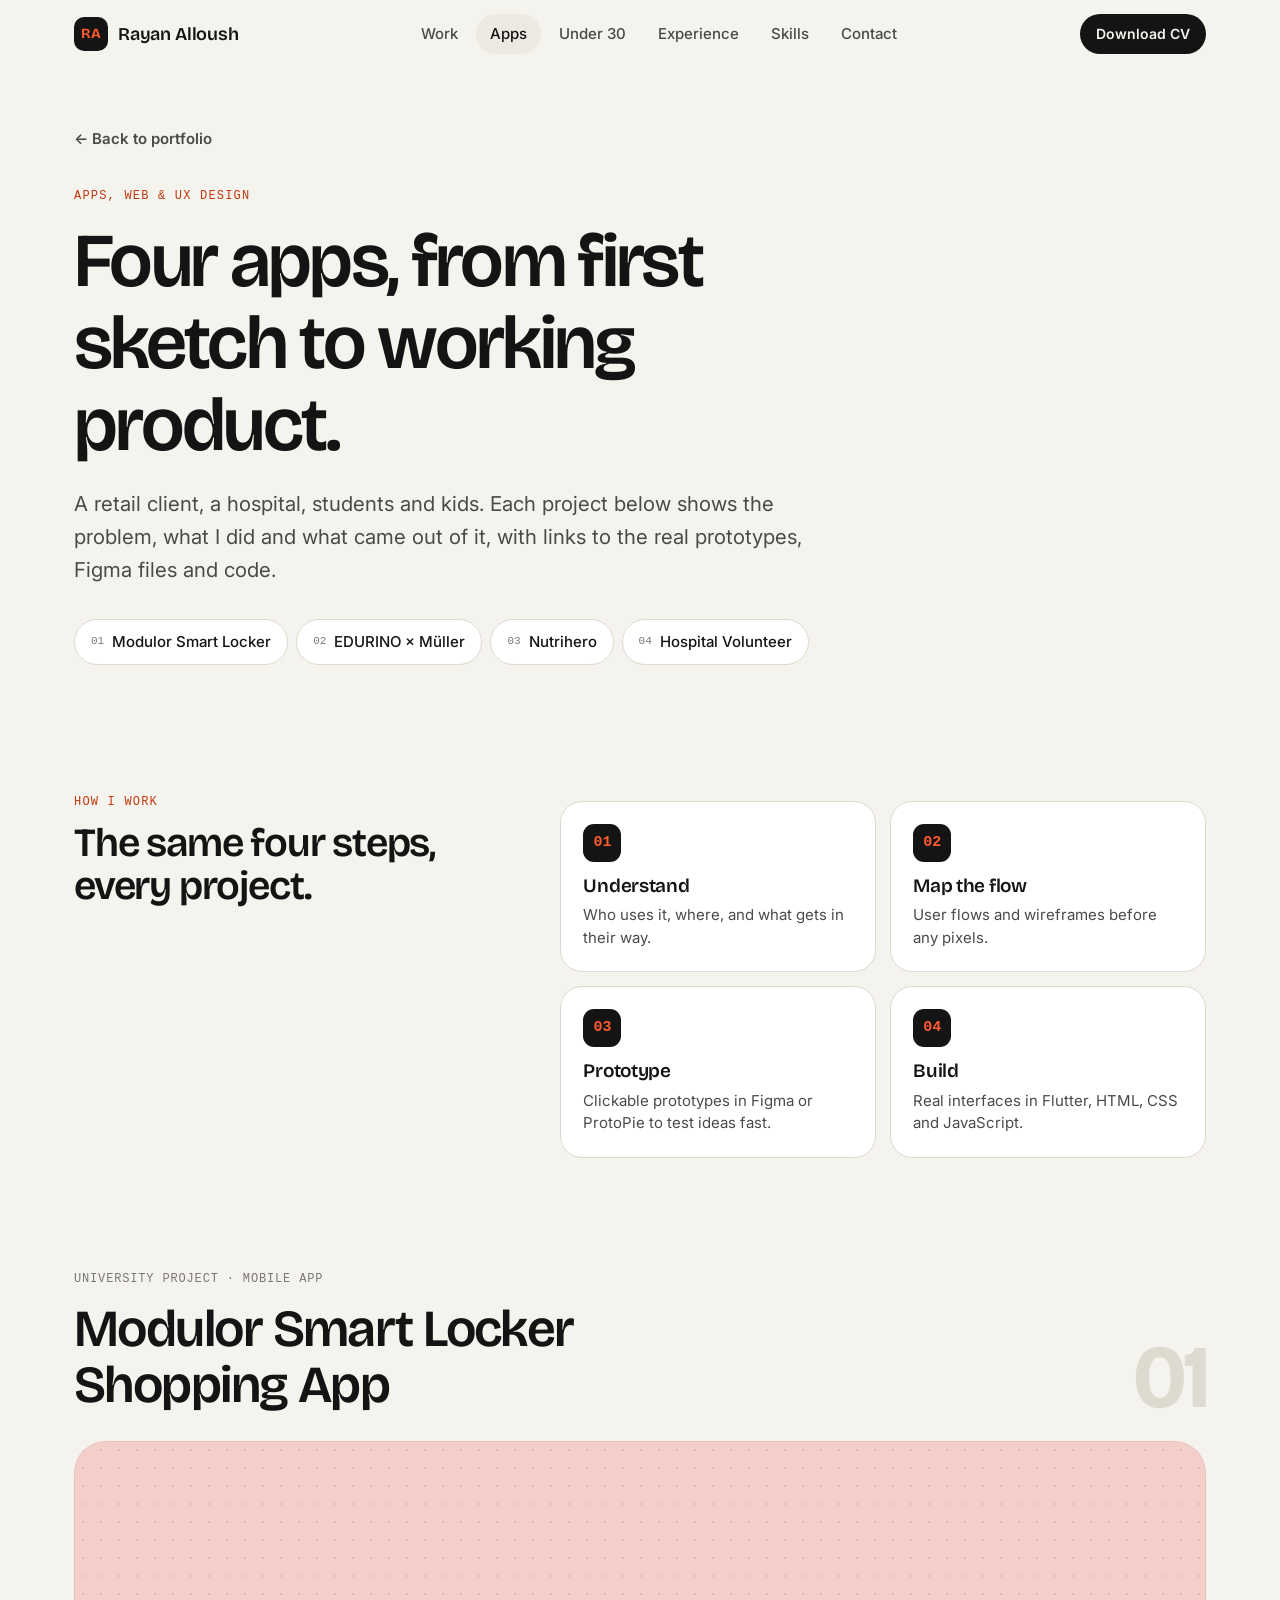
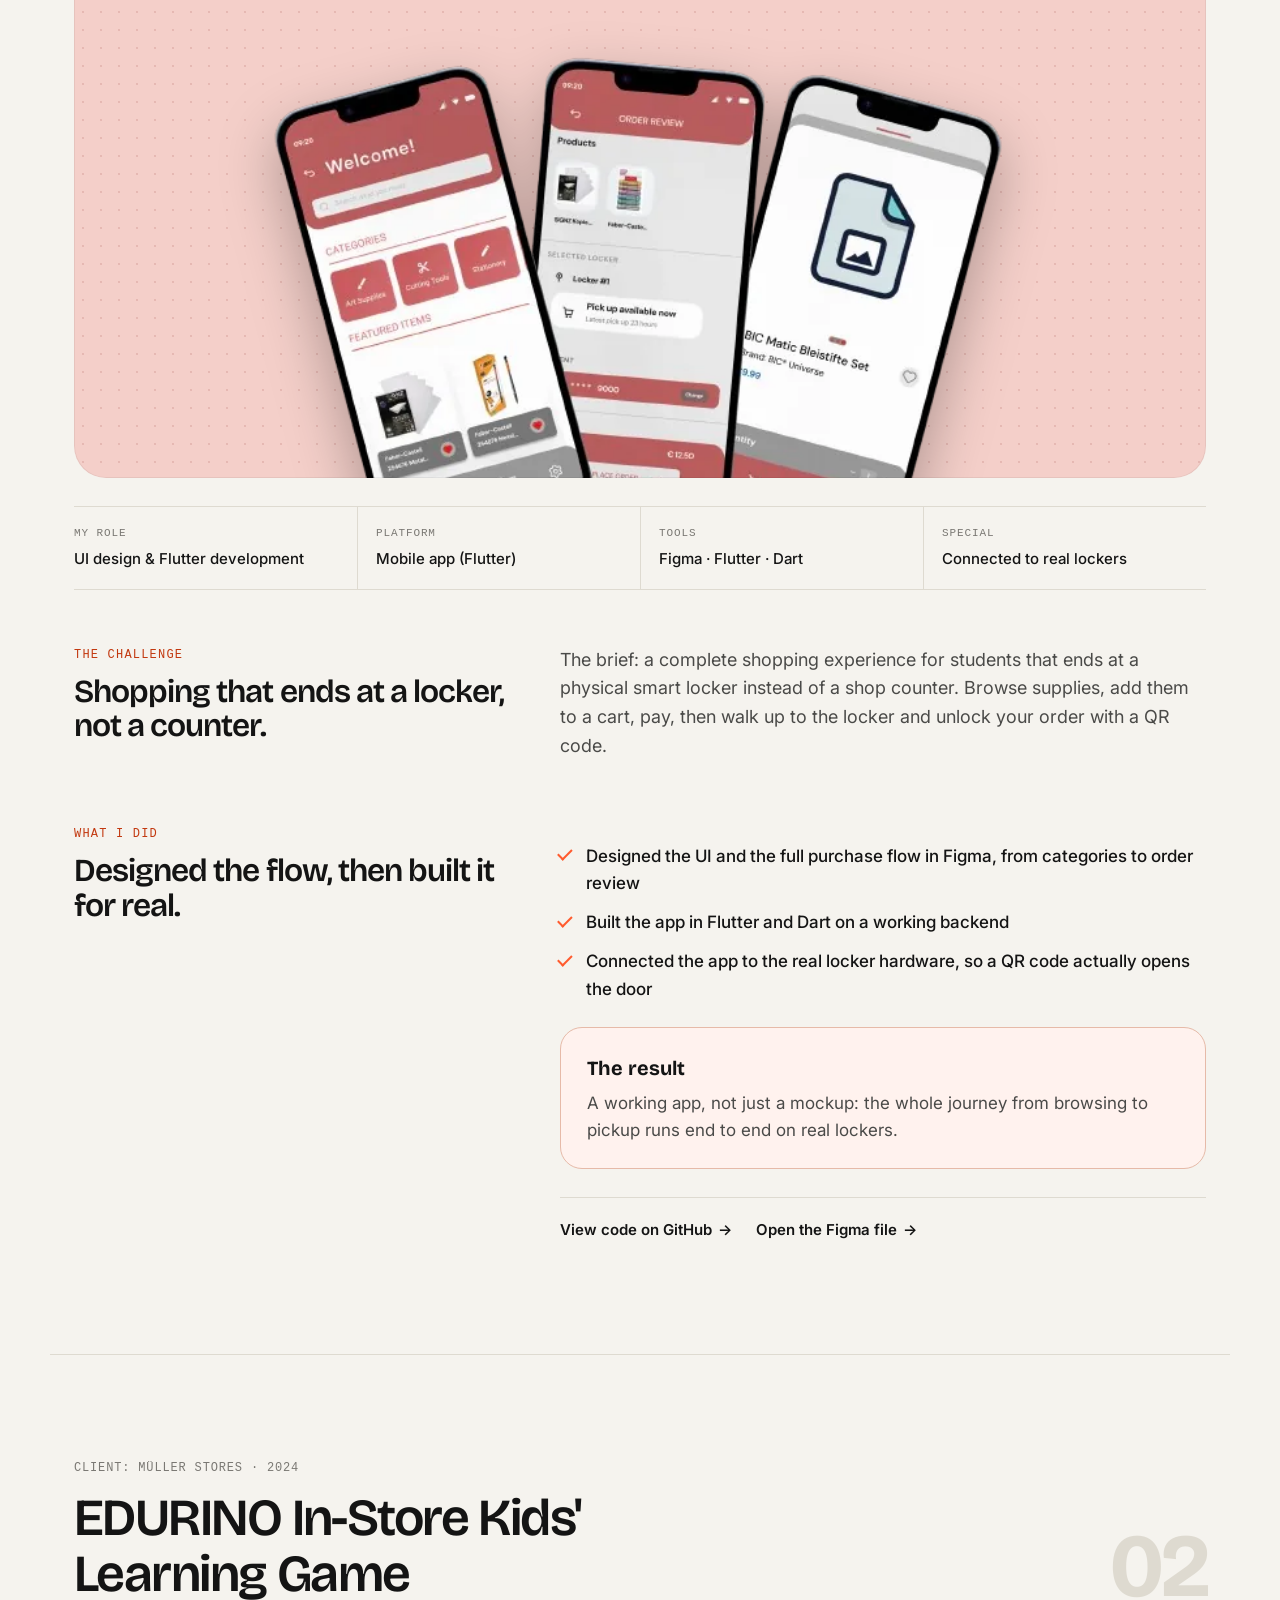
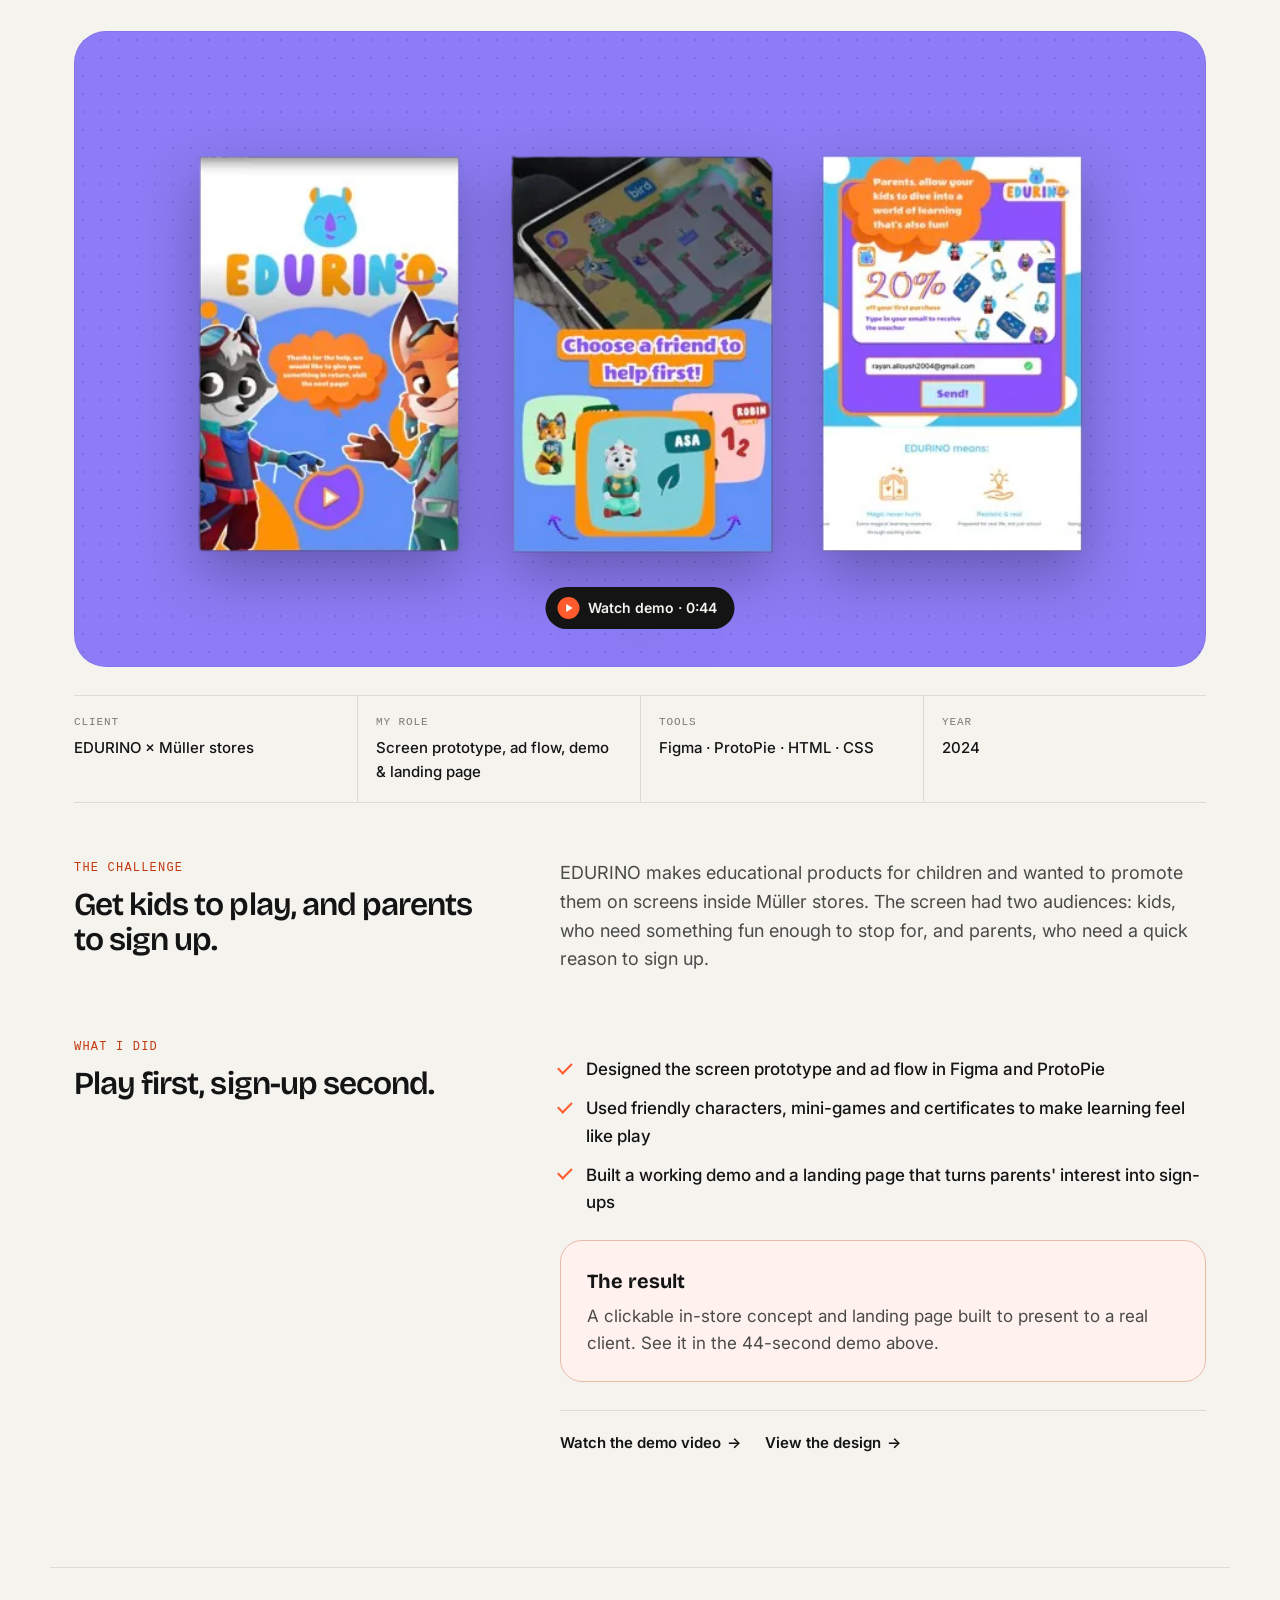
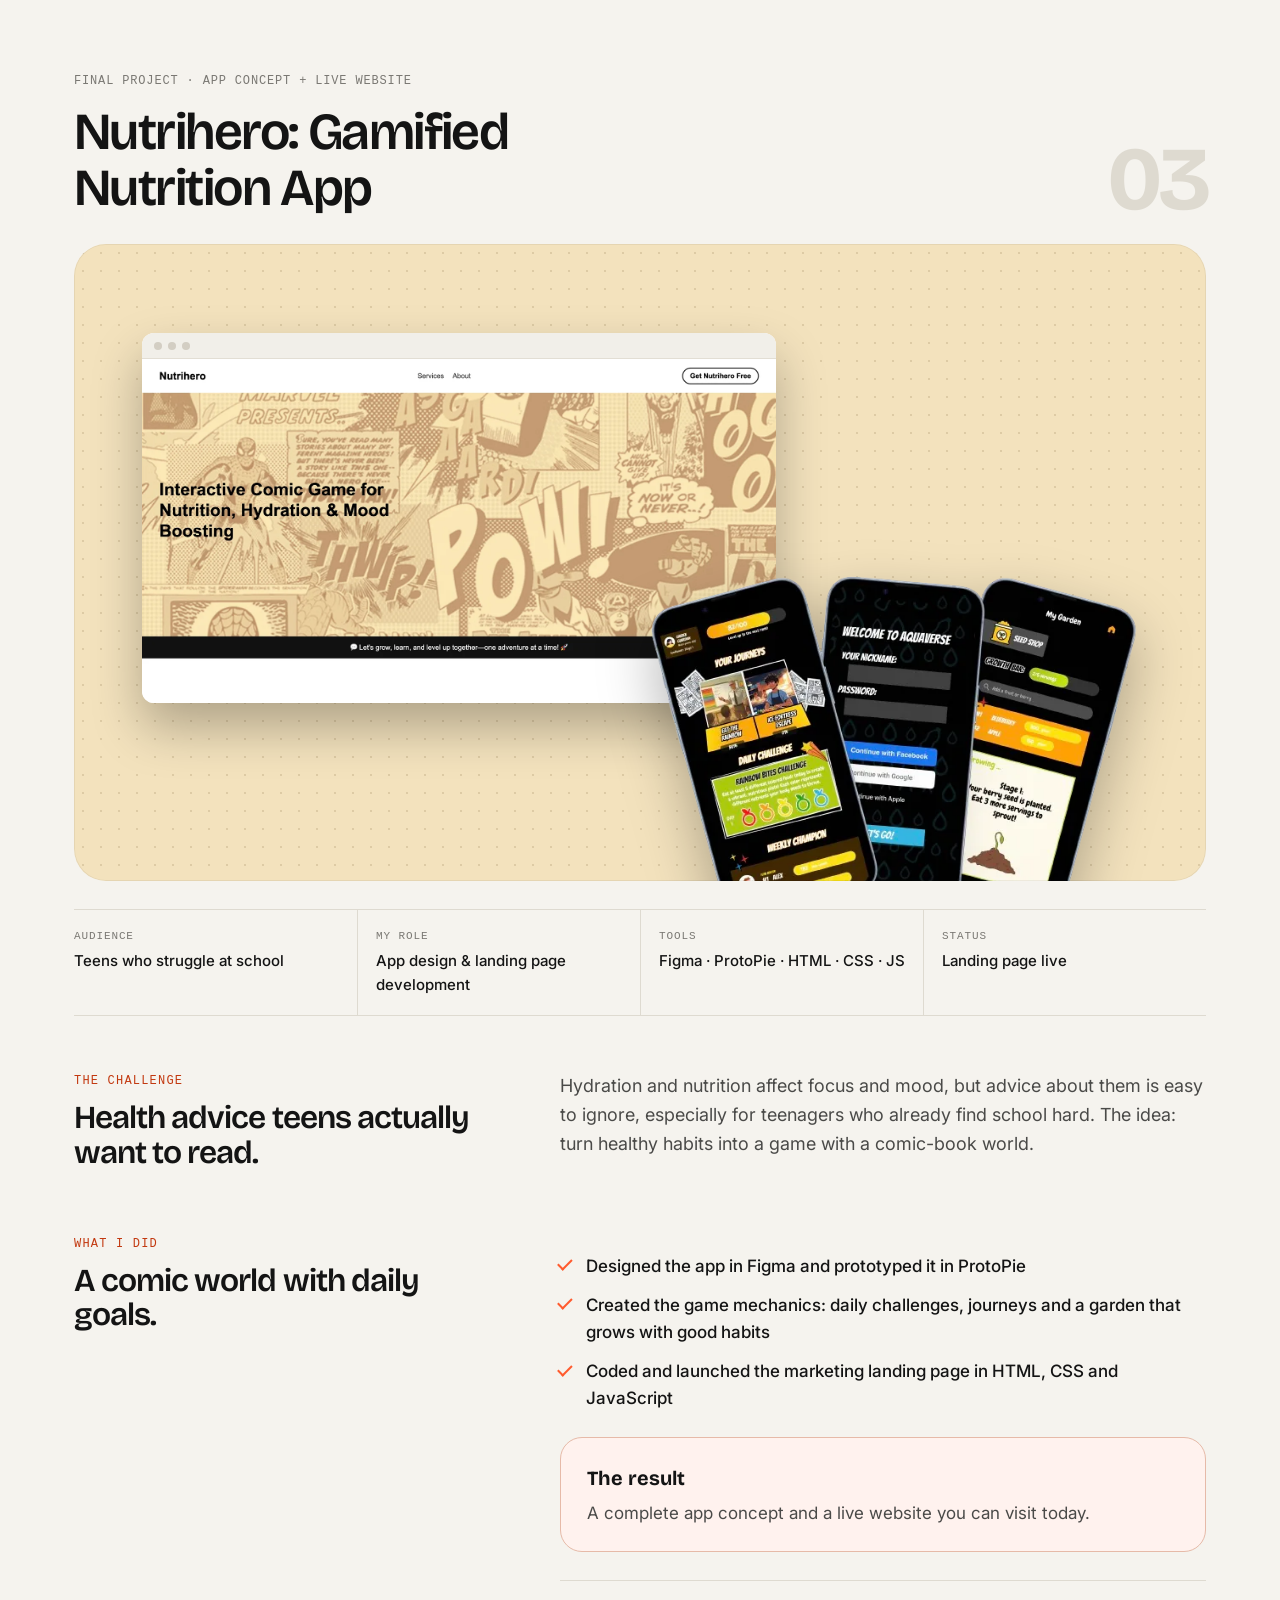
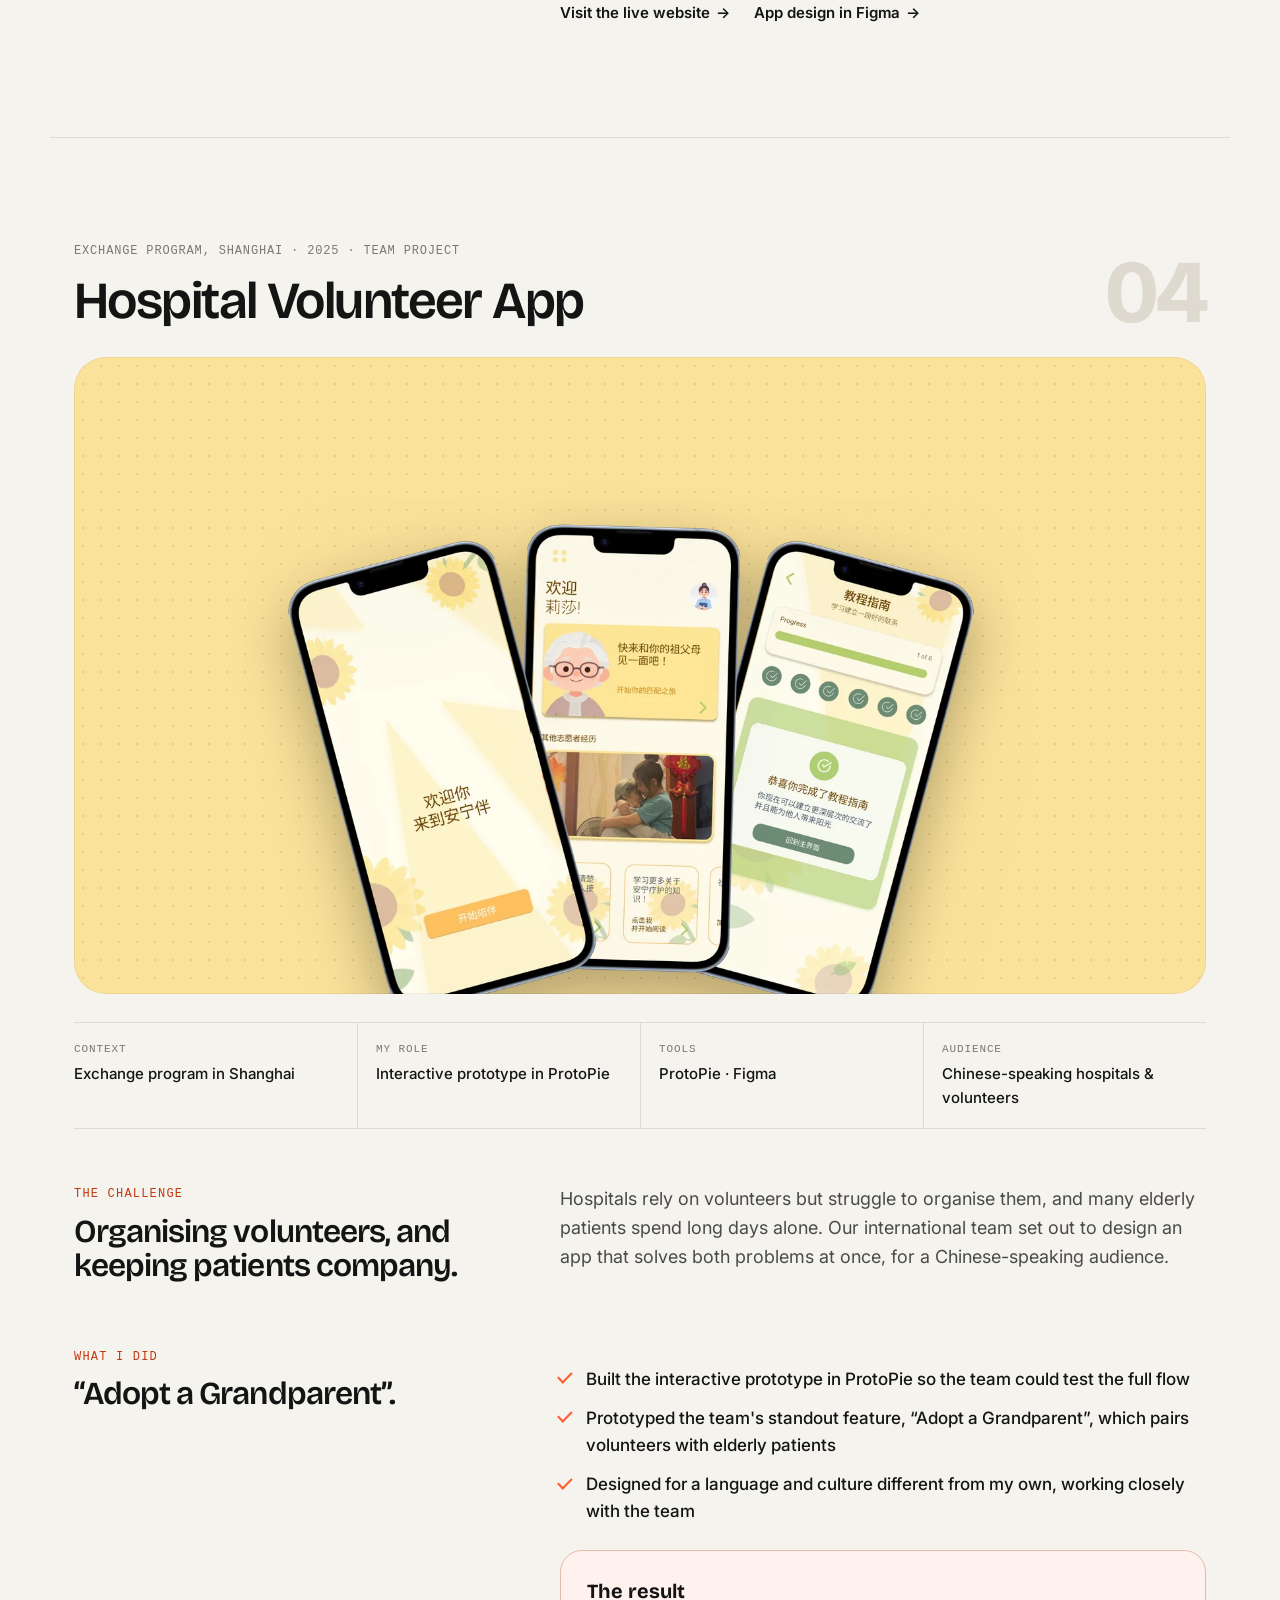
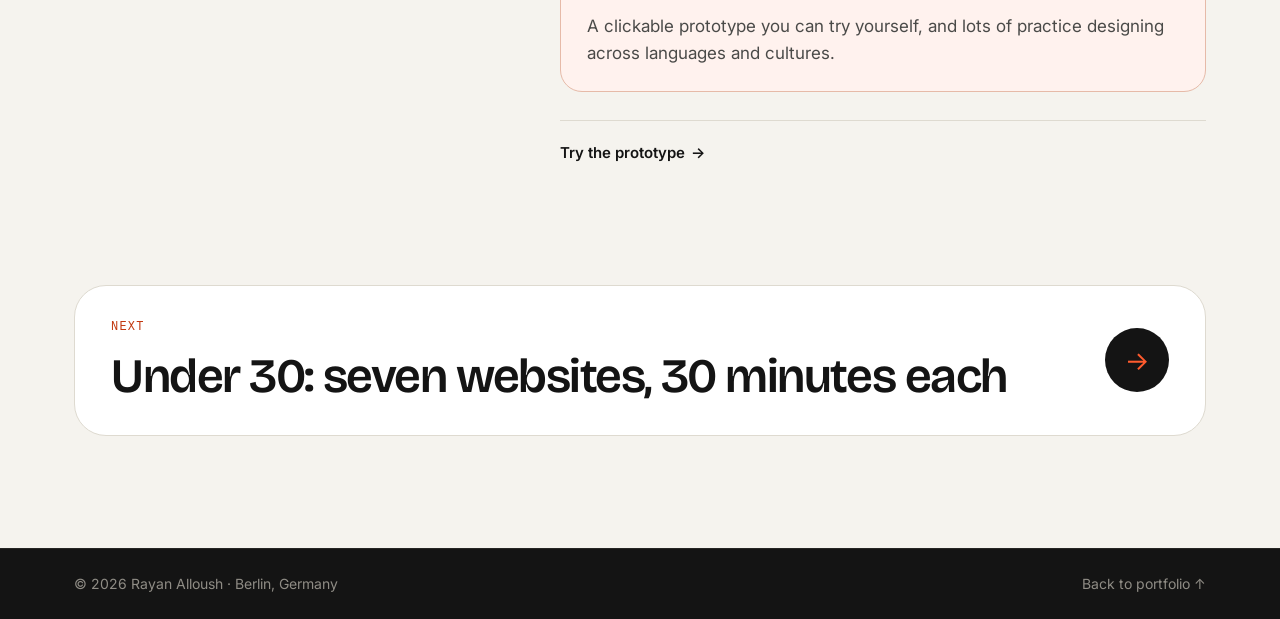
<file: apps/index.html>
<!DOCTYPE html>
<html lang="en">
<head>
    <meta charset="UTF-8">
    <meta name="viewport" content="width=device-width, initial-scale=1.0">
    <title>Apps &amp; UX case studies — Rayan Alloush</title>
    <meta name="description" content="UX/UI and frontend case studies by Rayan Alloush: a smart-locker shopping app, an in-store kids' game for Müller, a gamified nutrition app and a hospital volunteer app.">
    <meta name="theme-color" content="#f5f3ee">
    <meta property="og:title" content="Apps &amp; UX case studies — Rayan Alloush">
    <meta property="og:description" content="Four app projects, from first sketch to working product.">
    <meta property="og:image" content="https://rayray20044.github.io/assets/srhmodularap.png">
    <link rel="icon" href="data:image/svg+xml,<svg xmlns='http://www.w3.org/2000/svg' viewBox='0 0 64 64'><rect width='64' height='64' rx='16' fill='%23141414'/><text x='50%' y='54%' dominant-baseline='middle' text-anchor='middle' font-family='Arial,sans-serif' font-weight='700' font-size='28' fill='%23ff5b2e'>RA</text></svg>">
    <link rel="preconnect" href="https://fonts.googleapis.com">
    <link rel="preconnect" href="https://fonts.gstatic.com" crossorigin>
    <link href="https://fonts.googleapis.com/css2?family=Bricolage+Grotesque:opsz,wght@12..96,500;12..96,600;12..96,700&family=Inter:wght@400;500;600&display=swap" rel="stylesheet">
    <link rel="stylesheet" href="../style.css">
    <style>
        .apps-jump { display: flex; flex-wrap: wrap; gap: 8px; margin-top: 32px; }
        .apps-jump a {
            display: inline-flex; align-items: center; gap: 8px; padding: 10px 16px; border-radius: 999px;
            background: var(--surface); border: 1px solid var(--line); text-decoration: none; font-size: 15px; font-weight: 500;
            transition: border-color .2s, transform .2s;
        }
        .apps-jump a:hover { border-color: var(--accent); transform: translateY(-2px); }
        .apps-jump span { font-family: var(--font-mono); font-size: 11px; color: var(--ink-3); }
        .app-case { padding-top: 104px; scroll-margin-top: 72px; }
        .app-case + .app-case { border-top: 1px solid var(--line); margin-top: 104px; }
        .app-head { display: flex; flex-wrap: wrap; justify-content: space-between; align-items: flex-end; gap: 16px 32px; margin-bottom: 28px; }
        .app-head h2 { font-size: clamp(32px, 4.4vw, 52px); letter-spacing: -0.03em; max-width: 18ch; }
        .app-num { font-family: var(--font-display); font-weight: 700; font-size: clamp(56px, 7vw, 96px); line-height: .8; color: var(--line); letter-spacing: -0.04em; }
        .app-case .cs-facts { margin-top: 28px; }
        .app-case .cs-section { padding-top: 56px; }
        .app-case .case-links { margin-top: 28px; }
        .cs-cover .video-trigger { max-height: 640px; }
        .process-section { padding-top: 88px; }
        .process-section .cs-steps { grid-template-columns: repeat(2, minmax(0, 1fr)); }
        @media (max-width: 560px) { .process-section .cs-steps { grid-template-columns: 1fr; } }
        .cs-section .cs-h { font-size: clamp(24px, 2.6vw, 32px); letter-spacing: -0.03em; margin-top: 4px; }
    </style>
</head>

<body>
<a class="skip-link" href="#modulor">Skip to case studies</a>

<nav class="nav" id="nav">
    <div class="nav-inner container">
        <a href="../index.html" class="brand" aria-label="Rayan Alloush — home">
            <span class="brand-mark">RA</span>
            <span class="brand-name">Rayan Alloush</span>
        </a>
        <ul class="nav-links" id="navLinks">
            <li><a href="../index.html#work">Work</a></li>
            <li><a href="./" class="active" aria-current="page">Apps</a></li>
            <li><a href="../under-30/">Under 30</a></li>
            <li><a href="../index.html#experience">Experience</a></li>
            <li><a href="../index.html#skills">Skills</a></li>
            <li><a href="../index.html#contact">Contact</a></li>
        </ul>
        <div class="nav-actions">
            <a href="../assets/Rayan-Alloush-CV.pdf" class="btn btn-small btn-dark" download>Download CV</a>
            <button class="menu-btn" id="menuBtn" aria-label="Open menu" aria-expanded="false" aria-controls="navLinks">
                <span></span><span></span>
            </button>
        </div>
    </div>
</nav>

<main>
    <header class="cs-hero container">
        <a href="../index.html#work" class="cs-back">← Back to portfolio</a>
        <p class="eyebrow">Apps, web &amp; UX design</p>
        <h1>Four apps, from first sketch to working product.</h1>
        <p class="cs-lead">
            A retail client, a hospital, students and kids. Each project below shows the problem,
            what I did and what came out of it, with links to the real prototypes, Figma files and code.
        </p>
        <nav class="apps-jump" aria-label="Jump to a case study">
            <a href="#modulor"><span>01</span>Modulor Smart Locker</a>
            <a href="#edurino"><span>02</span>EDURINO × Müller</a>
            <a href="#nutrihero"><span>03</span>Nutrihero</a>
            <a href="#volunteer"><span>04</span>Hospital Volunteer</a>
        </nav>
    </header>

    <!-- How I work -->
    <section class="container process-section" aria-labelledby="processTitle">
        <div class="cs-section" style="padding-top:0">
            <div>
                <p class="eyebrow">How I work</p>
                <h2 id="processTitle">The same four steps, every project.</h2>
            </div>
            <div class="cs-steps">
                <div class="cs-step reveal"><span class="sg-icon" aria-hidden="true">01</span><h3>Understand</h3><p>Who uses it, where, and what gets in their way.</p></div>
                <div class="cs-step reveal"><span class="sg-icon" aria-hidden="true">02</span><h3>Map the flow</h3><p>User flows and wireframes before any pixels.</p></div>
                <div class="cs-step reveal"><span class="sg-icon" aria-hidden="true">03</span><h3>Prototype</h3><p>Clickable prototypes in Figma or ProtoPie to test ideas fast.</p></div>
                <div class="cs-step reveal"><span class="sg-icon" aria-hidden="true">04</span><h3>Build</h3><p>Real interfaces in Flutter, HTML, CSS and JavaScript.</p></div>
            </div>
        </div>
    </section>

    <!-- 01 Modulor -->
    <article id="modulor" class="app-case container">
        <div class="app-head">
            <div>
                <p class="case-meta">University project · Mobile app</p>
                <h2>Modulor Smart Locker Shopping App</h2>
            </div>
            <span class="app-num" aria-hidden="true">01</span>
        </div>
        <div class="cs-cover stage stage-modulor reveal">
            <img class="shot" style="--w: 66%; --b: -16%" src="../assets/srhmodularap.webp" alt="Three phone screens of the Modulor app: home with categories, order review and a product page" width="1100" height="837">
        </div>
        <ul class="cs-facts">
            <li><span class="qf-label">My role</span><span>UI design &amp; Flutter development</span></li>
            <li><span class="qf-label">Platform</span><span>Mobile app (Flutter)</span></li>
            <li><span class="qf-label">Tools</span><span>Figma · Flutter · Dart</span></li>
            <li><span class="qf-label">Special</span><span>Connected to real lockers</span></li>
        </ul>
        <div class="cs-section">
            <div><p class="eyebrow">The challenge</p><h3 class="cs-h">Shopping that ends at a locker, not a counter.</h3></div>
            <div class="cs-content">
                <p>The brief: a complete shopping experience for students that ends at a physical smart locker instead of a shop counter. Browse supplies, add them to a cart, pay, then walk up to the locker and unlock your order with a QR code.</p>
            </div>
        </div>
        <div class="cs-section">
            <div><p class="eyebrow">What I did</p><h3 class="cs-h">Designed the flow, then built it for real.</h3></div>
            <div class="cs-content">
                <ul class="case-points">
                    <li>Designed the UI and the full purchase flow in Figma, from categories to order review</li>
                    <li>Built the app in Flutter and Dart on a working backend</li>
                    <li>Connected the app to the real locker hardware, so a QR code actually opens the door</li>
                </ul>
                <div class="cs-callout"><strong>The result</strong><p>A working app, not just a mockup: the whole journey from browsing to pickup runs end to end on real lockers.</p></div>
                <div class="case-links">
                    <a href="https://github.com/rayray20044/srh_craft_shop1" target="_blank" rel="noopener" class="link-arrow">View code on GitHub</a>
                    <a href="https://www.figma.com/design/4EZl0inavnkh6diNeqAtIE/Modulor-Smart-Locker-Shopping-App-DEMO?node-id=0-1&m=dev&t=LA4ffrCy0aglKOQd-1" target="_blank" rel="noopener" class="link-arrow">Open the Figma file</a>
                </div>
            </div>
        </div>
    </article>

    <!-- 02 EDURINO -->
    <article id="edurino" class="app-case container">
        <div class="app-head">
            <div>
                <p class="case-meta">Client: Müller stores · 2024</p>
                <h2>EDURINO In-Store Kids' Learning Game</h2>
            </div>
            <span class="app-num" aria-hidden="true">02</span>
        </div>
        <div class="cs-cover stage stage-edurino reveal">
            <button class="video-trigger" id="watchVideo" aria-label="Play the EDURINO demo video">
                <img class="shot shot-center" src="../assets/eduimg.webp" alt="EDURINO screens: character intro, a maze mini-game and a parent sign-up page" width="1400" height="652">
                <span class="play"><svg viewBox="0 0 24 24" aria-hidden="true"><path d="M8 5v14l11-7z"/></svg>Watch demo · 0:44</span>
            </button>
        </div>
        <ul class="cs-facts">
            <li><span class="qf-label">Client</span><span>EDURINO × Müller stores</span></li>
            <li><span class="qf-label">My role</span><span>Screen prototype, ad flow, demo &amp; landing page</span></li>
            <li><span class="qf-label">Tools</span><span>Figma · ProtoPie · HTML · CSS</span></li>
            <li><span class="qf-label">Year</span><span>2024</span></li>
        </ul>
        <div class="cs-section">
            <div><p class="eyebrow">The challenge</p><h3 class="cs-h">Get kids to play, and parents to sign up.</h3></div>
            <div class="cs-content">
                <p>EDURINO makes educational products for children and wanted to promote them on screens inside Müller stores. The screen had two audiences: kids, who need something fun enough to stop for, and parents, who need a quick reason to sign up.</p>
            </div>
        </div>
        <div class="cs-section">
            <div><p class="eyebrow">What I did</p><h3 class="cs-h">Play first, sign-up second.</h3></div>
            <div class="cs-content">
                <ul class="case-points">
                    <li>Designed the screen prototype and ad flow in Figma and ProtoPie</li>
                    <li>Used friendly characters, mini-games and certificates to make learning feel like play</li>
                    <li>Built a working demo and a landing page that turns parents' interest into sign-ups</li>
                </ul>
                <div class="cs-callout"><strong>The result</strong><p>A clickable in-store concept and landing page built to present to a real client. See it in the 44-second demo above.</p></div>
                <div class="case-links">
                    <a href="#" class="link-arrow" id="watchVideo2">Watch the demo video</a>
                    <a href="https://www.figma.com/design/EyFsGDHsMFLqr67KSv1oiQ/EDURINO-%E2%80%93-Kids-Learning-Game-Prototype?node-id=0-1&m=dev&t=IkdIXlG1D6ljDL3z-1" target="_blank" rel="noopener" class="link-arrow">View the design</a>
                </div>
            </div>
        </div>
    </article>

    <!-- 03 Nutrihero -->
    <article id="nutrihero" class="app-case container">
        <div class="app-head">
            <div>
                <p class="case-meta">Final project · App concept + live website</p>
                <h2>Nutrihero: Gamified Nutrition App</h2>
            </div>
            <span class="app-num" aria-hidden="true">03</span>
        </div>
        <div class="cs-cover stage stage-nutri reveal">
            <div class="browser" style="left: 6%; right: 38%; top: 14%"><div class="browser-bar" aria-hidden="true"><i></i><i></i><i></i></div><img src="../assets/nutrihero.webp" alt="Nutrihero landing page with a comic-book style hero" width="1600" height="867"></div>
            <img class="shot" style="--w: 44%; --b: -8%; left: 72%" src="../assets/comicbookdemo.webp" alt="Three dark phone screens of the Nutrihero app: journeys, sign-in and a garden game" width="1100" height="796">
        </div>
        <ul class="cs-facts">
            <li><span class="qf-label">Audience</span><span>Teens who struggle at school</span></li>
            <li><span class="qf-label">My role</span><span>App design &amp; landing page development</span></li>
            <li><span class="qf-label">Tools</span><span>Figma · ProtoPie · HTML · CSS · JS</span></li>
            <li><span class="qf-label">Status</span><span>Landing page live</span></li>
        </ul>
        <div class="cs-section">
            <div><p class="eyebrow">The challenge</p><h3 class="cs-h">Health advice teens actually want to read.</h3></div>
            <div class="cs-content">
                <p>Hydration and nutrition affect focus and mood, but advice about them is easy to ignore, especially for teenagers who already find school hard. The idea: turn healthy habits into a game with a comic-book world.</p>
            </div>
        </div>
        <div class="cs-section">
            <div><p class="eyebrow">What I did</p><h3 class="cs-h">A comic world with daily goals.</h3></div>
            <div class="cs-content">
                <ul class="case-points">
                    <li>Designed the app in Figma and prototyped it in ProtoPie</li>
                    <li>Created the game mechanics: daily challenges, journeys and a garden that grows with good habits</li>
                    <li>Coded and launched the marketing landing page in HTML, CSS and JavaScript</li>
                </ul>
                <div class="cs-callout"><strong>The result</strong><p>A complete app concept and a live website you can visit today.</p></div>
                <div class="case-links">
                    <a href="https://rayray20044.github.io/comicapp-landingpage/#" target="_blank" rel="noopener" class="link-arrow">Visit the live website</a>
                    <a href="https://www.figma.com/design/2maNGQBLMQociNPvhxImgU/comic-app-demo?node-id=0-1&m=dev&t=slIUgeJw5R8VKYdd-1" target="_blank" rel="noopener" class="link-arrow">App design in Figma</a>
                </div>
            </div>
        </div>
    </article>

    <!-- 04 Volunteer -->
    <article id="volunteer" class="app-case container">
        <div class="app-head">
            <div>
                <p class="case-meta">Exchange program, Shanghai · 2025 · Team project</p>
                <h2>Hospital Volunteer App</h2>
            </div>
            <span class="app-num" aria-hidden="true">04</span>
        </div>
        <div class="cs-cover stage stage-shanghai reveal">
            <img class="shot" style="--w: 70%; --b: -16%" src="../assets/shanghai-app.webp" alt="Three phone screens of a Chinese-language hospital volunteer app with a sunflower theme" width="1200" height="900">
        </div>
        <ul class="cs-facts">
            <li><span class="qf-label">Context</span><span>Exchange program in Shanghai</span></li>
            <li><span class="qf-label">My role</span><span>Interactive prototype in ProtoPie</span></li>
            <li><span class="qf-label">Tools</span><span>ProtoPie · Figma</span></li>
            <li><span class="qf-label">Audience</span><span>Chinese-speaking hospitals &amp; volunteers</span></li>
        </ul>
        <div class="cs-section">
            <div><p class="eyebrow">The challenge</p><h3 class="cs-h">Organising volunteers, and keeping patients company.</h3></div>
            <div class="cs-content">
                <p>Hospitals rely on volunteers but struggle to organise them, and many elderly patients spend long days alone. Our international team set out to design an app that solves both problems at once, for a Chinese-speaking audience.</p>
            </div>
        </div>
        <div class="cs-section">
            <div><p class="eyebrow">What I did</p><h3 class="cs-h">“Adopt a Grandparent”.</h3></div>
            <div class="cs-content">
                <ul class="case-points">
                    <li>Built the interactive prototype in ProtoPie so the team could test the full flow</li>
                    <li>Prototyped the team's standout feature, “Adopt a Grandparent”, which pairs volunteers with elderly patients</li>
                    <li>Designed for a language and culture different from my own, working closely with the team</li>
                </ul>
                <div class="cs-callout"><strong>The result</strong><p>A clickable prototype you can try yourself, and lots of practice designing across languages and cultures.</p></div>
                <div class="case-links">
                    <a href="https://cloud.protopie.io/p/9296a58385120fe0f2a667f3" target="_blank" rel="noopener" class="link-arrow">Try the prototype</a>
                </div>
            </div>
        </div>
    </article>

    <section class="cs-next container">
        <a href="../under-30/" class="cs-next-card">
            <div>
                <p class="eyebrow">Next</p>
                <h2>Under 30: seven websites, 30 minutes each</h2>
            </div>
            <span class="cs-next-arrow" aria-hidden="true">→</span>
        </a>
    </section>
</main>

<footer class="footer">
    <div class="container footer-inner">
        <p>© <span id="year">2026</span> Rayan Alloush · Berlin, Germany</p>
        <a href="../index.html">Back to portfolio ↑</a>
    </div>
</footer>

<dialog class="video-dialog" id="videoModal" aria-label="EDURINO demo video">
    <button class="dialog-close" id="closeVideo" aria-label="Close video">×</button>
    <video id="projectVideo" controls playsinline preload="none" poster="../assets/edurino-poster.jpg">
        <source src="../assets/edurino-demo-web.mp4" type="video/mp4">
        Your browser does not support the video tag.
    </video>
</dialog>

<script>
    document.getElementById('year').textContent = new Date().getFullYear();

    const nav = document.getElementById('nav');
    const onScroll = () => nav.classList.toggle('scrolled', window.scrollY > 10);
    window.addEventListener('scroll', onScroll, { passive: true });
    onScroll();

    const menuBtn = document.getElementById('menuBtn');
    const navLinks = document.getElementById('navLinks');
    menuBtn.addEventListener('click', () => {
        const open = navLinks.classList.toggle('open');
        menuBtn.classList.toggle('open', open);
        menuBtn.setAttribute('aria-expanded', open);
    });

    const io = new IntersectionObserver(entries => {
        entries.forEach(e => { if (e.isIntersecting) { e.target.classList.add('in'); io.unobserve(e.target); } });
    }, { threshold: 0.12 });
    document.querySelectorAll('.reveal').forEach(el => io.observe(el));

    const modal = document.getElementById('videoModal');
    const video = document.getElementById('projectVideo');
    const openVideo = e => { e.preventDefault(); modal.showModal(); video.play().catch(() => {}); };
    document.getElementById('watchVideo').addEventListener('click', openVideo);
    document.getElementById('watchVideo2').addEventListener('click', openVideo);
    document.getElementById('closeVideo').addEventListener('click', () => modal.close());
    modal.addEventListener('click', e => { if (e.target === modal) modal.close(); });
    modal.addEventListener('close', () => video.pause());
</script>
</body>
</html>
</file>
<file: style.css>
/* =========================================================
   Rayan Alloush — Portfolio
   ========================================================= */

:root {
    --bg: #f5f3ee;
    --surface: #ffffff;
    --surface-2: #ece9e1;
    --ink: #141414;
    --ink-2: #4a4a48;
    --ink-3: #7a7873;
    --line: #dedad0;
    --accent: #ff5b2e;
    --accent-ink: #c2380f;
    --on-accent: #ffffff;
    --ok: #1fa35c;

    --tint-rose: #f2dfdc;
    --tint-sun: #f7edcf;
    --tint-night: #1d1d24;
    --tint-sky: #dfe8f8;

    --radius: 22px;
    --radius-sm: 12px;
    --shadow: 0 1px 2px rgb(20 20 20 / .04), 0 8px 30px rgb(20 20 20 / .06);
    --shadow-lg: 0 30px 60px -20px rgb(20 20 20 / .25);

    --font-display: 'Bricolage Grotesque', 'Inter', system-ui, sans-serif;
    --font-body: 'Inter', system-ui, -apple-system, 'Segoe UI', Roboto, sans-serif;
    --font-mono: ui-monospace, 'SF Mono', Menlo, Consolas, monospace;

    color-scheme: light;
}

@media (prefers-color-scheme: dark) {
    :root {
        --bg: #111110;
        --surface: #1a1a19;
        --surface-2: #222220;
        --ink: #f3f1ec;
        --ink-2: #c4c1b9;
        --ink-3: #8f8c85;
        --line: #2e2d2a;
        --accent: #ff6a40;
        --accent-ink: #ff8a66;

        --tint-rose: #2b2120;
        --tint-sun: #2a2618;
        --tint-night: #0b0b0f;
        --tint-sky: #1b2230;

        --shadow: 0 1px 2px rgb(0 0 0 / .3), 0 8px 30px rgb(0 0 0 / .3);
        color-scheme: dark;
    }
}

*, *::before, *::after { box-sizing: border-box; margin: 0; padding: 0; }

html { scroll-behavior: smooth; scroll-padding-top: 84px; -webkit-text-size-adjust: 100%; }

body {
    font-family: var(--font-body);
    font-size: 17px;
    line-height: 1.6;
    color: var(--ink);
    background: var(--bg);
    -webkit-font-smoothing: antialiased;
    overflow-x: hidden;
}

img { display: block; max-width: 100%; height: auto; }
a { color: inherit; }
ul, ol { list-style: none; }
button { font: inherit; color: inherit; cursor: pointer; border: 0; background: none; }

:focus-visible { outline: 3px solid var(--accent); outline-offset: 3px; border-radius: 6px; }

.container { width: 100%; max-width: 1180px; margin: 0 auto; padding: 0 24px; }

.skip-link {
    position: absolute; left: 16px; top: -60px; z-index: 2000;
    background: var(--ink); color: var(--bg); padding: 10px 16px; border-radius: 10px;
    text-decoration: none; transition: top .2s;
}
.skip-link:focus { top: 16px; }

h1, h2, h3 { font-family: var(--font-display); line-height: 1.08; letter-spacing: -0.02em; font-weight: 600; }

/* ---------- Buttons ---------- */
.btn {
    display: inline-flex; align-items: center; gap: .5em;
    padding: 14px 22px; border-radius: 999px;
    font-weight: 600; font-size: 15px; text-decoration: none; white-space: nowrap;
    transition: transform .2s ease, background .2s ease, color .2s ease, border-color .2s ease;
}
.btn:hover { transform: translateY(-2px); }
.btn-accent { background: var(--accent); color: var(--on-accent); }
.btn-accent:hover { background: var(--accent-ink); }
.btn-dark { background: var(--ink); color: var(--bg); }
.btn-ghost { border: 1.5px solid var(--ink); color: var(--ink); }
.btn-ghost:hover { background: var(--ink); color: var(--bg); }
.btn-small { padding: 9px 16px; font-size: 14px; }

/* ---------- Nav ---------- */
.nav {
    position: sticky; top: 0; z-index: 1000;
    background: color-mix(in srgb, var(--bg) 82%, transparent);
    backdrop-filter: saturate(160%) blur(14px);
    -webkit-backdrop-filter: saturate(160%) blur(14px);
    border-bottom: 1px solid transparent;
    transition: border-color .25s ease;
}
.nav.scrolled { border-bottom-color: var(--line); }
.nav-inner { height: 68px; display: flex; align-items: center; justify-content: space-between; gap: 16px; }

.brand { display: flex; align-items: center; gap: 10px; text-decoration: none; font-weight: 600; }
.brand-mark {
    width: 34px; height: 34px; border-radius: 10px; display: grid; place-items: center;
    background: var(--ink); color: var(--accent); font-family: var(--font-display); font-size: 14px; font-weight: 700;
}
.brand-name { font-family: var(--font-display); font-size: 18px; letter-spacing: -0.01em; }

.nav-links { display: flex; gap: 4px; }
.nav-links a {
    display: block; padding: 8px 14px; border-radius: 999px;
    text-decoration: none; font-size: 15px; font-weight: 500; color: var(--ink-2);
    transition: background .2s, color .2s;
}
.nav-links a:hover { color: var(--ink); background: var(--surface-2); }
.nav-links a.active { color: var(--ink); background: var(--surface-2); }

.nav-actions { display: flex; align-items: center; gap: 8px; }

.menu-btn { display: none; width: 42px; height: 42px; border-radius: 999px; position: relative; }
.menu-btn span {
    position: absolute; left: 11px; right: 11px; height: 2px; background: var(--ink); border-radius: 2px;
    transition: transform .25s ease, top .25s ease;
}
.menu-btn span:first-child { top: 16px; }
.menu-btn span:last-child { top: 24px; }
.menu-btn.open span:first-child { top: 20px; transform: rotate(45deg); }
.menu-btn.open span:last-child { top: 20px; transform: rotate(-45deg); }

/* ---------- Hero ---------- */
.hero {
    display: grid; grid-template-columns: 1.1fr .9fr; gap: 48px; align-items: center;
    padding-top: 72px; padding-bottom: 56px;
}

.status {
    display: inline-flex; align-items: center; gap: 10px;
    padding: 7px 14px 7px 12px; border-radius: 999px;
    background: var(--surface); border: 1px solid var(--line);
    font-size: 14px; font-weight: 500; color: var(--ink-2);
    margin-bottom: 28px;
}
.status-dot { width: 8px; height: 8px; border-radius: 50%; background: var(--ok); box-shadow: 0 0 0 0 rgb(31 163 92 / .5); animation: pulse 2.2s infinite; }
@keyframes pulse { 0% { box-shadow: 0 0 0 0 rgb(31 163 92 / .5);} 70% { box-shadow: 0 0 0 8px rgb(31 163 92 / 0);} 100% { box-shadow: 0 0 0 0 rgb(31 163 92 / 0);} }

.hero h1 { font-size: clamp(38px, 5.2vw, 64px); font-weight: 600; letter-spacing: -0.035em; max-width: 16ch; }
.hero h1 em {
    font-style: normal; color: var(--accent);
    background: linear-gradient(transparent 70%, color-mix(in srgb, var(--accent) 18%, transparent) 70%);
}
.hero-lead { margin-top: 24px; font-size: 18px; color: var(--ink-2); max-width: 54ch; }
.hero-cta { display: flex; flex-wrap: wrap; gap: 12px; margin-top: 32px; }

.quick-facts {
    display: grid; grid-template-columns: repeat(3, minmax(0, 1fr)); gap: 0;
    margin-top: 44px; border-top: 1px solid var(--line);
}
.quick-facts li { padding: 16px 16px 0 0; display: flex; flex-direction: column; gap: 4px; font-size: 14px; font-weight: 500; }
.quick-facts li + li { padding-left: 16px; border-left: 1px solid var(--line); }
.qf-label { font-family: var(--font-mono); font-size: 11px; text-transform: uppercase; letter-spacing: .08em; color: var(--ink-3); }

.hero-visual { position: relative; aspect-ratio: 1 / 1.02; }
.hv-card {
    position: absolute; border-radius: var(--radius); overflow: hidden; box-shadow: var(--shadow-lg);
    display: grid; place-items: center; padding: 18px;
    transition: transform .5s cubic-bezier(.2,.7,.2,1);
}
.hv-card img { width: 100%; height: 100%; object-fit: contain; }
.hv-1 { width: 64%; height: 50%; top: 0; left: 0; background: var(--tint-rose); transform: rotate(-4deg); }
.hv-2 { width: 62%; height: 48%; top: 14%; right: 0; background: var(--tint-sun); transform: rotate(3deg); }
.hv-3 { width: 70%; height: 50%; bottom: 4%; left: 12%; background: var(--tint-night); transform: rotate(-1.5deg); }
.hero-visual:hover .hv-1 { transform: rotate(-6deg) translate(-6px, -6px); }
.hero-visual:hover .hv-2 { transform: rotate(5deg) translate(6px, -4px); }
.hero-visual:hover .hv-3 { transform: rotate(0deg) translateY(6px); }

.hv-badge {
    position: absolute; left: -4%; bottom: 0; z-index: 3;
    display: flex; align-items: center; gap: 12px;
    padding: 10px 18px 10px 10px; border-radius: 999px;
    background: var(--surface); border: 1px solid var(--line); box-shadow: var(--shadow);
}
.hv-badge img { width: 48px; height: 48px; border-radius: 50%; background: var(--tint-sky); object-fit: cover; object-position: top; }
.hv-badge strong { display: block; font-size: 15px; line-height: 1.2; }
.hv-badge span { font-size: 13px; color: var(--ink-3); }

/* ---------- Proof strip ---------- */
.proof { display: flex; align-items: center; gap: 28px; padding-top: 28px; padding-bottom: 28px; border-top: 1px solid var(--line); border-bottom: 1px solid var(--line); }
.proof-label { font-family: var(--font-mono); font-size: 12px; text-transform: uppercase; letter-spacing: .08em; color: var(--ink-3); white-space: nowrap; }
.proof-list { display: flex; flex-wrap: wrap; gap: 10px 32px; }
.proof-list li { font-family: var(--font-display); font-weight: 600; font-size: 18px; color: var(--ink-2); letter-spacing: -0.01em; }

/* ---------- Sections ---------- */
.section { padding-top: 112px; padding-bottom: 112px; }
.section-alt { background: var(--surface); border-top: 1px solid var(--line); border-bottom: 1px solid var(--line); }
.section-head { margin-bottom: 56px; max-width: 640px; }
.eyebrow { font-family: var(--font-mono); font-size: 12px; text-transform: uppercase; letter-spacing: .1em; color: var(--accent-ink); margin-bottom: 14px; }
.section-head h2 { font-size: clamp(32px, 4.4vw, 52px); letter-spacing: -0.03em; }
.section-intro { margin-top: 16px; color: var(--ink-2); font-size: 18px; }

/* ---------- Case studies ---------- */
.case {
    display: grid; grid-template-columns: 1.15fr 1fr; gap: 56px; align-items: center;
    padding: 28px; margin-bottom: 32px; border-radius: 32px;
    background: var(--surface); border: 1px solid var(--line);
}
.case-flip .case-media { order: 2; }

.case-media {
    position: relative; border-radius: var(--radius); background: var(--tint);
    aspect-ratio: 4 / 3; display: grid; place-items: center; padding: 28px; overflow: hidden;
}
.case-media > img { width: 100%; height: 100%; object-fit: contain; transition: transform .6s cubic-bezier(.2,.7,.2,1); }
.case:hover .case-media > img { transform: scale(1.03); }

.case-media-stack { padding: 22px; }
.case-media-stack img:first-child { width: 78%; height: 78%; position: absolute; top: 6%; left: 4%; }
.case-media-stack .stack-front {
    position: absolute; width: 62%; height: auto; right: 5%; bottom: 7%;
    border-radius: 10px; box-shadow: 0 20px 40px rgb(0 0 0 / .45); border: 1px solid rgb(255 255 255 / .1);
}

.case-body { padding: 8px 12px 8px 0; }
.case-flip .case-body { padding: 8px 0 8px 12px; }
.case-meta { font-family: var(--font-mono); font-size: 12px; text-transform: uppercase; letter-spacing: .07em; color: var(--ink-3); margin-bottom: 12px; }
.case h3 { font-size: clamp(26px, 2.8vw, 34px); margin-bottom: 16px; }
.case-body > p { color: var(--ink-2); }

.case-points { margin: 20px 0; display: grid; gap: 8px; }
.case-points li { position: relative; padding-left: 26px; font-size: 15px; font-weight: 500; }
.case-points li::before {
    content: ""; position: absolute; left: 0; top: .5em; width: 14px; height: 8px;
    border-left: 2px solid var(--accent); border-bottom: 2px solid var(--accent); transform: rotate(-45deg) translateY(-3px);
}

.tags { display: flex; flex-wrap: wrap; gap: 8px; }
.tags li {
    font-size: 13px; font-weight: 500; padding: 5px 12px; border-radius: 999px;
    background: var(--surface-2); color: var(--ink-2);
}
.tags-lg li { font-size: 15px; padding: 8px 16px; background: var(--bg); border: 1px solid var(--line); color: var(--ink); }

.case-links { display: flex; flex-wrap: wrap; gap: 8px 24px; margin-top: 24px; padding-top: 20px; border-top: 1px solid var(--line); }
.link-arrow {
    font-weight: 600; font-size: 15px; text-decoration: none; color: var(--ink);
    display: inline-flex; align-items: center; gap: 6px;
    background: linear-gradient(var(--accent), var(--accent)) 0 100% / 0 2px no-repeat;
    transition: background-size .3s ease, color .2s;
}
.link-arrow::after { content: "→"; transition: transform .2s; }
.link-arrow:hover { background-size: 100% 2px; color: var(--accent-ink); }
.link-arrow:hover::after { transform: translateX(3px); }

/* Video trigger */
.video-trigger { width: 100%; height: 100%; display: grid; place-items: center; position: relative; }
.video-trigger img { width: 100%; height: 100%; object-fit: contain; transition: transform .6s cubic-bezier(.2,.7,.2,1); }
.video-trigger:hover img { transform: scale(1.03); }
.play {
    position: absolute; left: 50%; bottom: 4px; transform: translateX(-50%);
    display: inline-flex; align-items: center; gap: 8px;
    padding: 10px 18px 10px 12px; border-radius: 999px;
    background: var(--ink); color: var(--bg); font-weight: 600; font-size: 14px; white-space: nowrap;
    box-shadow: var(--shadow-lg); transition: transform .2s, background .2s;
}
.play svg { width: 22px; height: 22px; padding: 4px; border-radius: 50%; background: var(--accent); fill: #fff; }
.video-trigger:hover .play { transform: translateX(-50%) scale(1.05); }

/* ---------- Experience ---------- */
.exp-grid { display: grid; grid-template-columns: .85fr 1.15fr; gap: 64px; align-items: start; }
.exp-grid .section-head { position: sticky; top: 110px; margin-bottom: 0; }
.exp-grid .section-head .btn { margin-top: 28px; }

.timeline { position: relative; }
.timeline li {
    display: grid; grid-template-columns: 110px 1fr; gap: 24px;
    padding: 24px 0; border-bottom: 1px solid var(--line);
}
.timeline li:first-child { padding-top: 0; }
.tl-date { font-family: var(--font-mono); font-size: 13px; color: var(--ink-3); padding-top: 4px; }
.timeline h3 { font-size: 21px; letter-spacing: -0.015em; display: flex; flex-wrap: wrap; align-items: center; gap: 8px 10px; }
.tl-type {
    font-family: var(--font-body); font-size: 12px; font-weight: 600; letter-spacing: 0;
    padding: 3px 10px; border-radius: 999px; background: color-mix(in srgb, var(--accent) 12%, transparent); color: var(--accent-ink);
}
.timeline p { margin-top: 6px; color: var(--ink-2); font-size: 16px; }
.tl-edu .tl-type { background: var(--surface-2); color: var(--ink-2); }

/* ---------- Skills ---------- */
.skills { display: grid; grid-template-columns: repeat(2, minmax(0, 1fr)); gap: 20px; }
.skill-group { padding: 32px; border-radius: var(--radius); background: var(--surface); border: 1px solid var(--line); }
.skill-group h3 { font-size: 22px; margin-bottom: 20px; display: flex; align-items: center; gap: 12px; }
.sg-icon {
    width: 38px; height: 38px; border-radius: 11px; display: grid; place-items: center;
    background: var(--ink); color: var(--accent); font-family: var(--font-mono); font-size: 15px; font-weight: 700;
}

/* ---------- Contact ---------- */
.contact { background: #141414; color: #f3f1ec; padding: 120px 0; }
.contact-inner { text-align: center; }
.eyebrow-light { color: #ff8a66; }
.contact h2 { font-size: clamp(38px, 6.4vw, 80px); letter-spacing: -0.04em; }
.contact h2 span { color: #ff6a40; }
.contact-lead { margin: 20px auto 0; max-width: 48ch; color: #b9b6ae; font-size: 18px; }

.contact-email { display: inline-flex; align-items: center; gap: 14px; flex-wrap: wrap; justify-content: center; margin-top: 44px; }
.email-big {
    font-family: var(--font-display); font-weight: 600; font-size: clamp(22px, 3.4vw, 38px); letter-spacing: -0.02em;
    text-decoration: none; color: #fff; border-bottom: 2px solid #ff6a40; padding-bottom: 2px; overflow-wrap: anywhere;
}
.email-big:hover { color: #ff8a66; }
.copy-btn { padding: 9px 16px; border-radius: 999px; border: 1px solid #3a3936; color: #f3f1ec; font-size: 14px; font-weight: 600; transition: background .2s; }
.copy-btn:hover { background: #2a2927; }

.contact-links { display: flex; justify-content: center; flex-wrap: wrap; gap: 12px; margin-top: 40px; }
.contact-links a {
    display: inline-block; padding: 12px 22px; border-radius: 999px; background: #222220; border: 1px solid #333230;
    text-decoration: none; font-weight: 600; font-size: 15px; transition: background .2s, transform .2s;
}
.contact-links a:hover { background: #ff5b2e; border-color: #ff5b2e; transform: translateY(-2px); }

/* ---------- Footer ---------- */
.footer { background: #141414; color: #8f8c85; border-top: 1px solid #262624; font-size: 14px; }
.footer-inner { display: flex; justify-content: space-between; gap: 16px; padding-top: 24px; padding-bottom: 24px; }
.footer a { text-decoration: none; }
.footer a:hover { color: #fff; }

/* ---------- Video dialog ---------- */
.video-dialog {
    margin: auto; border: 0; padding: 0; background: transparent; overflow: visible;
    max-width: min(92vw, 440px); width: 100%;
}
.video-dialog::backdrop { background: rgb(10 10 10 / .82); backdrop-filter: blur(6px); }
.video-dialog video { width: 100%; max-height: 86vh; border-radius: 18px; background: #000; display: block; }
.dialog-close {
    position: absolute; top: -14px; right: -14px; z-index: 2;
    width: 40px; height: 40px; border-radius: 50%; background: #fff; color: #141414; font-size: 24px; line-height: 1;
    box-shadow: var(--shadow-lg);
}

/* ---------- Reveal ---------- */
.reveal { opacity: 0; transform: translateY(24px); transition: opacity .7s ease, transform .7s cubic-bezier(.2,.7,.2,1); }
.reveal.in { opacity: 1; transform: none; }

@media (prefers-reduced-motion: reduce) {
    html { scroll-behavior: auto; }
    *, *::before, *::after { animation: none !important; transition: none !important; }
    .reveal { opacity: 1; transform: none; }
}

/* ---------- Responsive ---------- */
@media (max-width: 1000px) {
    .hero { grid-template-columns: 1fr; padding-top: 48px; }
    .hero-visual { max-width: 520px; width: 100%; margin: 8px auto 24px; }
    .hv-badge { left: 0; }
    .case, .case-flip { grid-template-columns: 1fr; gap: 28px; padding: 20px; }
    .case-flip .case-media { order: 0; }
    .case-body, .case-flip .case-body { padding: 0 8px 8px; }
    .exp-grid { grid-template-columns: 1fr; gap: 40px; }
    .exp-grid .section-head { position: static; }
}

@media (max-width: 760px) {
    body { font-size: 16px; }
    .container { padding: 0 16px; }
    .menu-btn { display: block; }
    .nav-actions .btn { display: none; }
    .nav-links {
        position: absolute; top: 68px; left: 0; right: 0;
        flex-direction: column; gap: 0; padding: 8px 16px 16px;
        background: var(--bg); border-bottom: 1px solid var(--line);
        display: none;
    }
    .nav-links.open { display: flex; }
    .nav-links a { padding: 14px 12px; font-size: 17px; border-radius: 12px; }

    .hero-lead { font-size: 17px; }
    .quick-facts { grid-template-columns: 1fr; }
    .quick-facts li, .quick-facts li + li { padding: 14px 0; border-left: 0; border-bottom: 1px solid var(--line); }

    .proof { flex-direction: column; align-items: flex-start; gap: 12px; }
    .proof-list { gap: 6px 20px; }
    .proof-list li { font-size: 16px; }

    .section { padding-top: 80px; padding-bottom: 80px; }
    .section-head { margin-bottom: 36px; }
    .case { border-radius: 24px; padding: 14px; }
    .case-media { padding: 16px; border-radius: 16px; }
    .timeline li { grid-template-columns: 1fr; gap: 6px; }
    .skills { grid-template-columns: 1fr; }
    .skill-group { padding: 24px; }
    .contact { padding: 88px 0; }
    .footer-inner { flex-direction: column; }
    .btn { padding: 13px 20px; }
}

/* ---------- Data & AI ---------- */
.section-tight { padding-top: 24px; }
.data-grid { display: grid; grid-template-columns: repeat(2, minmax(0, 1fr)); gap: 20px; }
.data-card {
    display: flex; flex-direction: column;
    padding: 28px; border-radius: 28px; background: var(--surface); border: 1px solid var(--line);
}
.data-card h3 { font-size: 24px; margin-bottom: 12px; }
.data-card > p:not(.case-meta) { color: var(--ink-2); font-size: 16px; margin-bottom: 20px; }
.data-card .case-links { margin-top: auto; }
.data-card .tags { margin-bottom: 4px; }
.data-card .tags + .case-links { margin-top: 20px; }
.dc-stat {
    display: flex; align-items: flex-end; gap: 16px;
    padding: 22px 24px; margin-bottom: 22px; border-radius: 18px;
    background: var(--ink); color: var(--bg);
}
.dc-num { font-family: var(--font-display); font-weight: 700; font-size: 56px; line-height: .9; letter-spacing: -0.04em; color: var(--accent); }
.dc-cap { font-size: 14px; line-height: 1.4; opacity: .85; max-width: 30ch; padding-bottom: 2px; }
.tl-role { font-weight: 600; color: var(--ink) !important; margin-top: 4px !important; }
.skills { grid-template-columns: repeat(3, minmax(0, 1fr)); }

@media (max-width: 1000px) {
    .data-grid, .skills { grid-template-columns: 1fr; }
}
@media (max-width: 760px) {
    .data-card { padding: 18px; border-radius: 22px; }
    .dc-num { font-size: 44px; }
    .section-tight { padding-top: 8px; }
}

/* ---------- Featured case (Waves) ---------- */
.case-feature { display: block; padding: 36px; }
.feature-head { display: grid; grid-template-columns: 1fr auto; gap: 32px; align-items: start; margin-bottom: 28px; }
.case-feature h3 { font-size: clamp(28px, 3.4vw, 42px); max-width: 20ch; }
.feature-lead { color: var(--ink-2); max-width: 66ch; font-size: 17px; }
.feature-lead strong { color: var(--ink); font-weight: 600; }
.feature-badge {
    display: flex; align-items: center; gap: 12px; max-width: 280px;
    padding: 14px 18px; border-radius: 18px; background: var(--ink); color: var(--bg); font-size: 13px; line-height: 1.35;
}
.feature-badge strong { display: block; font-size: 15px; }
.fb-icon { width: 36px; height: 36px; flex: none; border-radius: 50%; display: grid; place-items: center; background: var(--accent); color: #fff; font-size: 16px; }

/* Photo gallery: one row, every photo the same height and shown whole (no cropping).
   Each photo's width follows its own shape via --ar (width ÷ height). */
.gallery { display: flex; gap: 14px; margin-bottom: 36px; }
.gallery figure {
    --ar: 1;
    flex: var(--ar) 1 0; aspect-ratio: var(--ar); min-width: 0;
    position: relative; margin: 0; border-radius: 20px; overflow: hidden;
    background: var(--surface-2);
    box-shadow: 0 1px 2px rgb(0 0 0 / .08), 0 18px 40px -18px rgb(0 0 0 / .45);
    outline: 1px solid rgb(255 255 255 / .06); outline-offset: -1px;
    transition: transform .4s cubic-bezier(.2,.7,.2,1), box-shadow .4s ease;
}
.gallery figure:nth-child(1) { --ar: 0.5627; }   /* exhibition stand (portrait) */
.gallery figure:nth-child(2) { --ar: 0.75; }     /* headset internals (portrait) */
.gallery figure:nth-child(3) { --ar: 1.4304; }   /* certificate (landscape) */
.gallery figure:hover { transform: translateY(-4px); box-shadow: 0 1px 2px rgb(0 0 0 / .08), 0 26px 50px -18px rgb(0 0 0 / .55); }
.gallery img { width: 100%; height: 100%; object-fit: cover; display: block; transition: transform .7s cubic-bezier(.2,.7,.2,1); }
.gallery figure:hover img { transform: scale(1.03); }
.gallery figure::after {
    content: ""; position: absolute; inset: auto 0 0 0; height: 38%;
    background: linear-gradient(transparent, rgb(0 0 0 / .55)); pointer-events: none;
}
.gallery figcaption {
    position: absolute; left: 14px; right: 14px; bottom: 14px; z-index: 1;
    display: inline-flex; align-items: center; gap: 8px; width: fit-content; max-width: calc(100% - 28px);
    padding: 6px 12px 6px 10px; border-radius: 999px;
    background: rgb(255 255 255 / .14); border: 1px solid rgb(255 255 255 / .22);
    color: #fff; font-size: 12.5px; font-weight: 600; letter-spacing: .01em;
    backdrop-filter: blur(10px) saturate(140%); -webkit-backdrop-filter: blur(10px) saturate(140%);
}
.gallery figcaption::before { content: ""; width: 6px; height: 6px; border-radius: 50%; background: var(--accent); flex: none; }

.feature-body { display: grid; grid-template-columns: 1fr 1fr; gap: 32px; margin-bottom: 24px; }
.feature-body h4 { font-family: var(--font-mono); font-size: 12px; text-transform: uppercase; letter-spacing: .08em; color: var(--ink-3); font-weight: 500; }
.feature-body .case-points { margin: 12px 0 0; }

@media (max-width: 1000px) {
    .case-feature { padding: 20px; }
    .feature-head { grid-template-columns: 1fr; gap: 20px; }
    .feature-body { grid-template-columns: 1fr; gap: 8px; }
}
@media (max-width: 760px) {
    .case-feature { padding: 16px; }
    /* Phone: the two portrait photos share a row, the certificate goes full width below */
    .gallery { flex-wrap: wrap; gap: 10px; }
    .gallery figure { border-radius: 16px; }
    .gallery figure:nth-child(3) { flex-basis: 100%; }
    .gallery figcaption { left: 8px; bottom: 8px; max-width: calc(100% - 16px); font-size: 11px; line-height: 1.3; padding: 5px 9px; border-radius: 10px; }
    .gallery figcaption::before { display: none; }
}

/* Hero photo cards */
.hv-photo { padding: 0; background: var(--surface-2); }
.hv-photo img { object-fit: cover; }
.hv-2.hv-photo img { object-position: center 30%; }

/* ---------- Roles I'm open to ---------- */
.roles { padding-top: 56px; }
.roles-title { font-family: var(--font-mono); font-size: 12px; font-weight: 500; text-transform: uppercase; letter-spacing: .1em; color: var(--ink-3); margin-bottom: 18px; }
.roles-grid { display: grid; grid-template-columns: repeat(4, minmax(0, 1fr)); gap: 14px; }
.role {
    display: flex; flex-direction: column; gap: 8px;
    padding: 22px; border-radius: 22px; background: var(--surface); border: 1px solid var(--line);
    text-decoration: none; color: var(--ink);
    transition: transform .25s ease, border-color .25s ease, box-shadow .25s ease;
}
.role:hover { transform: translateY(-4px); border-color: var(--accent); box-shadow: var(--shadow); }
.role-icon {
    width: 40px; height: 40px; border-radius: 12px; display: grid; place-items: center; margin-bottom: 6px;
    background: var(--ink); color: var(--accent); font-family: var(--font-mono); font-size: 15px; font-weight: 700;
}
.role h3 { font-size: 19px; letter-spacing: -0.015em; }
.role p { font-size: 14.5px; color: var(--ink-2); line-height: 1.5; }
.role-link { margin-top: auto; padding-top: 10px; font-size: 14px; font-weight: 600; color: var(--accent-ink); }
.role-link::after { content: " →"; transition: margin .2s; }
.role:hover .role-link::after { margin-left: 4px; }

/* ---------- Certificates ---------- */
.certs { display: grid; grid-template-columns: repeat(2, minmax(0, 1fr)); gap: 20px; }
.cert { margin: 0; padding: 14px; border-radius: 26px; background: var(--surface); border: 1px solid var(--line); }
.cert-img { border-radius: 16px; overflow: hidden; aspect-ratio: 1.41; background: #fff; box-shadow: 0 14px 34px -18px rgb(0 0 0 / .4); }
.cert-img img { width: 100%; height: 100%; object-fit: cover; transition: transform .6s cubic-bezier(.2,.7,.2,1); }
.cert:hover .cert-img img { transform: scale(1.03); }
.cert figcaption { display: flex; flex-direction: column; gap: 4px; padding: 18px 8px 6px; }
.cert figcaption strong { font-family: var(--font-display); font-size: 20px; font-weight: 600; letter-spacing: -0.015em; line-height: 1.2; }
.cert figcaption span:last-child { font-size: 14px; color: var(--ink-3); }
.cert-tag {
    align-self: flex-start; margin-bottom: 4px; padding: 3px 10px; border-radius: 999px;
    font-size: 12px; font-weight: 600; background: color-mix(in srgb, var(--accent) 12%, transparent); color: var(--accent-ink);
}

@media (max-width: 1000px) {
    .roles-grid { grid-template-columns: repeat(2, minmax(0, 1fr)); }
}
@media (max-width: 760px) {
    .roles { padding-top: 40px; }
    .roles-grid { grid-template-columns: 1fr; }
    .certs { grid-template-columns: 1fr; }
    .status { font-size: 13px; }
}

/* ---------- Under 30 preview tiles ---------- */
.u30-media { padding: 18px; }
.u30-tiles {
    width: 100%; height: 100%; display: grid; gap: 10px; text-decoration: none;
    grid-template-columns: repeat(4, minmax(0, 1fr)); grid-template-rows: repeat(2, minmax(0, 1fr));
}
.u30-tile {
    border-radius: 14px; padding: 10px; display: flex; flex-direction: column; justify-content: space-between;
    overflow: hidden; min-width: 0; transition: transform .35s cubic-bezier(.2,.7,.2,1);
}
.u30-tile:nth-child(odd) { transform: rotate(-1.5deg); }
.u30-tile:nth-child(even) { transform: rotate(1.5deg); }
.u30-tiles:hover .u30-tile { transform: rotate(0) translateY(-2px); }
.u30-chip {
    align-self: flex-start; max-width: 100%; padding: 2px 8px; border-radius: 999px;
    font: 600 10px/1.6 var(--font-body); white-space: nowrap; overflow: hidden; text-overflow: ellipsis;
}
.u30-h { font-size: clamp(13px, 1.5vw, 19px); line-height: 1; letter-spacing: -0.02em; overflow-wrap: anywhere; }
.u30-lead { background: #ff5b2e; color: #141414; }
.u30-lead .u30-chip { background: #141414; color: #ff5b2e; }
.u30-lead .u30-h { font-family: var(--font-display); font-weight: 700; font-size: clamp(18px, 2.2vw, 28px); }
.u30-lead em { font-style: normal; display: block; }
@media (max-width: 560px) {
    .u30-tiles { grid-template-columns: repeat(2, minmax(0, 1fr)); grid-template-rows: none; }
    .u30-tile { aspect-ratio: 1.2; }
}
@media (prefers-reduced-motion: reduce) { .u30-tile { transform: none !important; transition: none; } }

/* ---------- Work grid (homepage app cards) ---------- */
.work-grid { display: grid; grid-template-columns: repeat(2, minmax(0, 1fr)); gap: 20px; }
.work-card {
    display: flex; flex-direction: column; text-decoration: none; color: var(--ink);
    padding: 14px; border-radius: 28px; background: var(--surface); border: 1px solid var(--line);
    transition: transform .3s cubic-bezier(.2,.7,.2,1), box-shadow .3s, border-color .3s;
}
.work-card:hover { transform: translateY(-4px); box-shadow: var(--shadow-lg); border-color: color-mix(in srgb, var(--accent) 45%, var(--line)); }
.work-media {
    border-radius: var(--radius); background: var(--tint); aspect-ratio: 16 / 10;
    display: grid; place-items: center; padding: 22px; overflow: hidden;
}
.work-media img { width: 100%; height: 100%; object-fit: contain; transition: transform .6s cubic-bezier(.2,.7,.2,1); }
.work-card:hover .work-media img { transform: scale(1.04); }
.work-body { padding: 20px 10px 8px; display: flex; flex-direction: column; gap: 10px; flex: 1; }
.work-body h3 { font-size: clamp(22px, 2.2vw, 28px); }
.work-body > p { color: var(--ink-2); font-size: 16px; }
.work-body .tags { margin-top: auto; padding-top: 6px; }
.work-cta { margin-top: 8px; padding-top: 16px; border-top: 1px solid var(--line); font-weight: 600; font-size: 15px; color: var(--ink); }
.work-cta::after { content: " →"; transition: margin .2s; }
.work-card:hover .work-cta { color: var(--accent-ink); }
.work-card:hover .work-cta::after { margin-left: 4px; }
.work-wide { grid-column: 1 / -1; display: grid; grid-template-columns: 1.15fr 1fr; gap: 12px; align-items: stretch; }
.work-wide .work-media { aspect-ratio: auto; min-height: 320px; }
.work-wide .work-body { padding: 24px 22px 18px; justify-content: center; }
@media (max-width: 860px) {
    .work-grid { grid-template-columns: 1fr; }
    .work-wide { grid-template-columns: 1fr; }
    .work-wide .work-media { min-height: 0; aspect-ratio: 16 / 10; }
}

/* ---------- Case study pages ---------- */
.cs-hero { padding-top: 56px; padding-bottom: 40px; }
.cs-back { display: inline-flex; align-items: center; gap: 6px; font-size: 15px; font-weight: 600; text-decoration: none; color: var(--ink-2); margin-bottom: 36px; }
.cs-back:hover { color: var(--accent-ink); }
.cs-hero h1 { font-size: clamp(40px, 6vw, 76px); letter-spacing: -0.035em; max-width: 18ch; margin-top: 10px; }
.cs-lead { margin-top: 22px; font-size: clamp(18px, 1.6vw, 21px); color: var(--ink-2); max-width: 60ch; }
.cs-facts {
    display: grid; grid-template-columns: repeat(4, minmax(0, 1fr));
    margin-top: 44px; border-top: 1px solid var(--line); border-bottom: 1px solid var(--line);
}
.cs-facts li { padding: 18px 18px 18px 0; display: flex; flex-direction: column; gap: 4px; font-size: 15px; font-weight: 500; }
.cs-facts li + li { padding-left: 18px; border-left: 1px solid var(--line); }
.cs-hero .case-links { border-top: 0; padding-top: 0; margin-top: 28px; }

.cs-cover {
    border-radius: 32px; background: var(--tint); padding: clamp(20px, 4vw, 56px);
    display: grid; place-items: center; overflow: hidden; border: 1px solid var(--line);
}
.cs-cover img, .cs-cover video { width: 100%; max-height: 640px; object-fit: contain; border-radius: 12px; }
.cs-cover-duo { grid-template-columns: 1fr 1fr; gap: 24px; align-items: center; }

.cs-section { display: grid; grid-template-columns: .8fr 1.2fr; gap: 56px; padding-top: 88px; padding-bottom: 8px; align-items: start; }
.cs-section h2 { font-size: clamp(28px, 3.2vw, 40px); letter-spacing: -0.03em; }
.cs-section .eyebrow { margin-bottom: 10px; }
.cs-content > p { color: var(--ink-2); font-size: 18px; max-width: 62ch; }
.cs-content > p + p { margin-top: 16px; }
.cs-content .case-points li { font-size: 17px; font-weight: 500; }
.cs-content .case-points { margin-top: 18px; gap: 12px; }

.cs-steps { display: grid; grid-template-columns: repeat(auto-fit, minmax(200px, 1fr)); gap: 14px; margin-top: 8px; }
.cs-step { padding: 22px; border-radius: var(--radius); background: var(--surface); border: 1px solid var(--line); display: flex; flex-direction: column; gap: 8px; }
.cs-step .sg-icon { margin-bottom: 6px; }
.cs-step h3 { font-size: 19px; letter-spacing: -0.015em; }
.cs-step p { font-size: 15px; color: var(--ink-2); line-height: 1.5; }

.cs-callout {
    margin-top: 24px; padding: 24px 26px; border-radius: var(--radius);
    background: color-mix(in srgb, var(--accent) 8%, var(--surface)); border: 1px solid color-mix(in srgb, var(--accent) 25%, var(--line));
}
.cs-callout strong { display: block; font-family: var(--font-display); font-size: 20px; margin-bottom: 6px; }
.cs-callout p { color: var(--ink-2); }

.cs-todo { background: color-mix(in srgb, var(--accent) 12%, transparent); outline: 1.5px dashed var(--accent); outline-offset: 2px; border-radius: 4px; padding: 0 4px; }

.cs-next { margin-top: 112px; margin-bottom: 112px; }
.cs-next-card {
    display: grid; grid-template-columns: 1fr auto; align-items: center; gap: 24px;
    padding: 32px 36px; border-radius: 32px; background: var(--surface); border: 1px solid var(--line);
    text-decoration: none; color: var(--ink); transition: transform .3s, box-shadow .3s;
}
.cs-next-card:hover { transform: translateY(-4px); box-shadow: var(--shadow-lg); }
.cs-next-card h2 { font-size: clamp(28px, 4vw, 48px); letter-spacing: -0.03em; }
.cs-next-arrow {
    width: 64px; height: 64px; border-radius: 50%; display: grid; place-items: center;
    background: var(--ink); color: var(--accent); font-size: 26px; transition: transform .3s;
}
.cs-next-card:hover .cs-next-arrow { transform: translateX(6px); }

@media (max-width: 860px) {
    .cs-facts { grid-template-columns: repeat(2, minmax(0, 1fr)); }
    .cs-facts li:nth-child(3) { padding-left: 0; border-left: 0; }
    .cs-facts li:nth-child(n+3) { border-top: 1px solid var(--line); }
    .cs-section { grid-template-columns: 1fr; gap: 20px; padding-top: 64px; }
    .cs-cover-duo { grid-template-columns: 1fr; }
    .cs-next-card { padding: 24px; }
}

/* ---------- Hero: idea → product build animation ---------- */
.hero-build { position: relative; width: 100%; max-width: 500px; justify-self: center; padding: 8px 0 92px; }
.bd-frame {
    position: relative; border-radius: 26px; background: var(--surface); border: 1px solid var(--line);
    box-shadow: var(--shadow-lg); overflow: hidden;
}
.bd-bar { display: flex; align-items: center; gap: 6px; padding: 12px 16px; border-bottom: 1px solid var(--line); }
.bd-bar > span:not(.bd-url) { width: 10px; height: 10px; border-radius: 50%; background: var(--line); }
.bd-url {
    margin-left: 10px; flex: 1; padding: 4px 12px; border-radius: 999px; background: var(--surface-2);
    font-family: var(--font-mono); font-size: 11px; color: var(--ink-3);
}
.bd-stage-label {
    position: absolute; top: 10px; right: 14px; padding: 3px 10px; border-radius: 999px;
    font-family: var(--font-mono); font-size: 11px; letter-spacing: .06em; text-transform: uppercase;
    background: var(--ink); color: var(--bg);
}
.bd-screen { position: relative; aspect-ratio: 360 / 400; background: var(--bg); }

/* Stage 1 — the sketch */
.bd-sketch { position: absolute; inset: 0; width: 100%; height: 100%; color: var(--ink-3); transition: opacity .6s ease; }
.bd-sketch path, .bd-sketch rect, .bd-sketch circle { fill: none; stroke: currentColor; stroke-width: 2; stroke-linecap: round; stroke-linejoin: round; stroke-dasharray: 700; stroke-dashoffset: 700; }
.bd-sketch .bd-note { font-family: var(--font-mono); font-size: 10px; fill: var(--accent-ink); stroke: none; opacity: 0; }
.hero-build[data-stage="0"] .bd-sketch path,
.hero-build[data-stage="0"] .bd-sketch rect,
.hero-build[data-stage="0"] .bd-sketch circle { animation: bd-draw 1.6s cubic-bezier(.4,.1,.3,1) forwards; }
.hero-build[data-stage="0"] .bd-sketch .d2 { animation-delay: .25s; }
.hero-build[data-stage="0"] .bd-sketch .d3 { animation-delay: .5s; }
.hero-build[data-stage="0"] .bd-sketch .d4 { animation-delay: .75s; }
.hero-build[data-stage="0"] .bd-sketch .d5 { animation-delay: 1s; }
.hero-build[data-stage="0"] .bd-sketch .bd-note { animation: bd-fade .4s ease 1.6s forwards; }
.hero-build:not([data-stage="0"]) .bd-sketch { opacity: 0; }
@keyframes bd-draw { to { stroke-dashoffset: 0; } }
@keyframes bd-fade { to { opacity: 1; } }

/* Stage 2 — the polished UI */
.bd-ui {
    position: absolute; inset: 0; padding: 4.5% 5%; display: flex; flex-direction: column; gap: 4.2%;
    opacity: 0; transform: translateY(10px) scale(.98); transition: opacity .6s ease, transform .6s cubic-bezier(.2,.7,.2,1);
}
.hero-build:not([data-stage="0"]) .bd-ui { opacity: 1; transform: none; }
.bd-top {
    display: flex; align-items: center; gap: 10px; padding: 8px 10px; border-radius: 12px;
    background: var(--surface); border: 1px solid var(--line); font-family: var(--font-display); font-size: 15px;
}
.bd-logo { width: 20px; height: 20px; border-radius: 6px; background: var(--ink); position: relative; }
.bd-logo::after { content: ""; position: absolute; inset: 6px; border-radius: 50%; background: var(--accent); }
.bd-ava {
    margin-left: auto; width: 26px; height: 26px; border-radius: 50%; display: grid; place-items: center;
    background: var(--tint-sky); color: var(--ink); font-size: 10px; font-weight: 700; font-family: var(--font-body);
}
.bd-title small { display: block; font-family: var(--font-mono); font-size: 11px; text-transform: uppercase; letter-spacing: .08em; color: var(--ink-3); }
.bd-title strong { font-family: var(--font-display); font-size: clamp(18px, 2vw, 22px); letter-spacing: -0.02em; font-weight: 600; }
.bd-chart {
    position: relative; flex: 1; min-height: 0; border-radius: 14px; background: var(--surface); border: 1px solid var(--line); padding: 10px;
}
.bd-chart svg { width: 100%; height: 100%; display: block; overflow: visible; }
.bd-grid { stroke: var(--line); stroke-width: 1; }
.bd-ghost { fill: none; stroke: var(--ink-3); stroke-width: 2; stroke-dasharray: 4 6; opacity: .6; transition: opacity .4s; }
.bd-line { fill: none; stroke: var(--accent); stroke-width: 3; stroke-linecap: round; stroke-dasharray: 520; stroke-dashoffset: 520; }
.bd-area { fill: color-mix(in srgb, var(--accent) 14%, transparent); opacity: 0; transition: opacity .8s ease .6s; }
.hero-build[data-stage="2"] .bd-ghost { opacity: 0; }
.hero-build[data-stage="2"] .bd-line { animation: bd-draw 1.6s cubic-bezier(.4,.1,.3,1) forwards; }
.hero-build[data-stage="2"] .bd-area { opacity: 1; }
.bd-rec {
    position: absolute; top: 10px; right: 10px; display: inline-flex; align-items: center; gap: 6px;
    padding: 3px 9px; border-radius: 999px; background: var(--ink); color: var(--bg);
    font-family: var(--font-mono); font-size: 10px; letter-spacing: .08em; opacity: 0; transition: opacity .3s;
}
.bd-rec i { width: 7px; height: 7px; border-radius: 50%; background: #ff4d4d; animation: bd-blink 1s steps(2) infinite; }
.hero-build[data-stage="2"] .bd-rec { opacity: 1; }
@keyframes bd-blink { 50% { opacity: .2; } }
.bd-stats { display: grid; grid-template-columns: repeat(3, minmax(0, 1fr)); gap: 8px; }
.bd-stats div { padding: 8px 10px; border-radius: 12px; background: var(--surface); border: 1px solid var(--line); font-size: 12px; color: var(--ink-3); }
.bd-stats small { display: block; font-family: var(--font-mono); font-size: 10px; text-transform: uppercase; letter-spacing: .06em; }
.bd-stats b { font-family: var(--font-display); font-size: 20px; color: var(--ink); font-weight: 600; font-variant-numeric: tabular-nums; }
.bd-btn {
    position: relative; display: grid; place-items: center; height: 11%; border-radius: 999px;
    background: var(--accent); color: #141414; font-weight: 600; font-size: 14px; transition: background .3s, color .3s, transform .15s;
}
.bd-btn span { grid-area: 1 / 1; transition: opacity .25s; }
.bd-btn .bd-on { opacity: 0; }
.hero-build[data-stage="2"] .bd-btn { background: var(--ink); color: var(--bg); }
.hero-build[data-stage="2"] .bd-btn .bd-off { opacity: 0; }
.hero-build[data-stage="2"] .bd-btn .bd-on { opacity: 1; }

/* Stage 3 — shipped */
.bd-ship {
    position: absolute; right: -10px; top: 70px; z-index: 3; display: inline-flex; align-items: center; gap: 8px;
    padding: 9px 16px 9px 10px; border-radius: 999px; background: var(--surface); border: 1px solid var(--line); box-shadow: var(--shadow);
    font-weight: 600; font-size: 14px; opacity: 0; transform: translateY(8px) scale(.9);
    transition: opacity .4s ease, transform .5s cubic-bezier(.3,1.6,.5,1);
}
.bd-ship i { width: 22px; height: 22px; border-radius: 50%; display: grid; place-items: center; background: var(--ok); color: #fff; font-style: normal; font-size: 12px; }
.hero-build[data-stage="2"] .bd-ship { opacity: 1; transform: none; transition-delay: 1.2s; }

/* Floating tool chips */
.bd-chip {
    position: absolute; z-index: 3; padding: 7px 14px; border-radius: 999px; background: var(--ink); color: var(--bg);
    font-size: 13px; font-weight: 600; box-shadow: var(--shadow); opacity: 0; transform: translateY(8px);
    transition: opacity .4s ease, transform .4s ease;
}
.bd-chip-0 { left: -18px; top: 120px; transform: translateY(8px) rotate(-6deg); }
.bd-chip-1 { right: -16px; top: 210px; transform: translateY(8px) rotate(5deg); background: var(--accent); color: #141414; }
.bd-chip-2 { left: -14px; top: 300px; transform: translateY(8px) rotate(-4deg); }
.hero-build[data-stage="0"] .bd-chip-0,
.hero-build[data-stage="1"] .bd-chip-1,
.hero-build[data-stage="2"] .bd-chip-2 { opacity: 1; }
.hero-build[data-stage="0"] .bd-chip-0 { transform: rotate(-6deg); }
.hero-build[data-stage="1"] .bd-chip-1 { transform: rotate(5deg); }
.hero-build[data-stage="2"] .bd-chip-2 { transform: rotate(-4deg); }

/* Animated cursor */
.bd-cursor {
    position: absolute; z-index: 4; width: 26px; height: 26px; left: 30%; top: 30%; pointer-events: none;
    transition: left 1.1s cubic-bezier(.5,0,.2,1), top 1.1s cubic-bezier(.5,0,.2,1);
    filter: drop-shadow(0 4px 8px rgb(0 0 0 / .25));
}
.hero-build[data-stage="0"] .bd-cursor { left: 62%; top: 44%; }
.hero-build[data-stage="1"] .bd-cursor { left: 56%; top: 78%; }
.hero-build[data-stage="2"] .bd-cursor { left: 74%; top: 40%; }
.hero-build[data-stage="1"].bd-click .bd-btn { transform: scale(.96); }

/* Step controls */
.bd-steps { display: flex; gap: 8px; margin-top: 18px; }
.bd-steps button {
    position: relative; flex: 1; overflow: hidden; padding: 10px 8px; border-radius: 999px;
    border: 1px solid var(--line); background: var(--surface); color: var(--ink-2);
    font-family: var(--font-mono); font-size: 11px; letter-spacing: .06em; text-transform: uppercase; min-height: 44px;
}
.bd-steps button[aria-pressed="true"] { color: var(--ink); border-color: var(--ink); }
.bd-prog { position: absolute; left: 0; bottom: 0; height: 3px; width: 0; background: var(--accent); }
.bd-steps button[aria-pressed="true"] .bd-prog { animation: bd-prog var(--bd-dur, 3s) linear forwards; }
.hero-build.is-paused .bd-steps button[aria-pressed="true"] .bd-prog { animation-play-state: paused; }
@keyframes bd-prog { to { width: 100%; } }
.bd-hint { margin-top: 8px; text-align: center; font-size: 12px; color: var(--ink-3); }

.hero-build .hv-badge { left: -4%; bottom: 0; }

@media (max-width: 1000px) {
    .hero-build { margin: 8px auto 0; }
    .hero-build .hv-badge { left: 0; }
}
@media (max-width: 560px) {
    .bd-chip, .bd-ship { display: none; }
    .bd-stats b { font-size: 16px; }
}
@media (prefers-reduced-motion: reduce) {
    .bd-cursor { display: none; }
    .bd-sketch { display: none; }
    .bd-line { stroke-dashoffset: 0; }
}

/* ---------- Roles: primary vs bonus ---------- */
.role-bonus { opacity: .92; }
.role-tag {
    align-self: flex-start; padding: 2px 9px; border-radius: 999px; background: var(--surface-2); color: var(--ink-2);
    font-family: var(--font-mono); font-size: 10px; letter-spacing: .08em; text-transform: uppercase;
}
.role-tag-main { background: color-mix(in srgb, var(--accent) 14%, transparent); color: var(--accent-ink); }
.work-more { display: flex; justify-content: center; margin-top: 36px; }
.work-media.u30-media { padding: 18px; background: var(--tint-night); }

/* ---------- Showcase card media (designs set inside brand-coloured stages) ---------- */
.work-media.stage, .cs-cover.stage {
    position: relative; overflow: hidden; padding: 0; display: block;
    background-color: var(--stage);
    background-image: radial-gradient(color-mix(in srgb, var(--stage-ink, #141414) 14%, transparent) 1.2px, transparent 1.3px);
    background-size: 18px 18px;
    border: 0;
}
.work-media.stage { aspect-ratio: 16 / 10; }
.work-wide .work-media.stage { aspect-ratio: auto; min-height: 360px; }
.stage::after {
    content: ""; position: absolute; inset: 0; pointer-events: none; border-radius: inherit;
    box-shadow: inset 0 0 0 1px rgb(0 0 0 / .06);
}
.stage .shot {
    position: absolute; left: 50%; width: var(--w, 76%); max-width: none; height: auto;
    bottom: var(--b, -10%); transform: translateX(-50%);
    filter: drop-shadow(0 22px 28px rgb(0 0 0 / .28));
    transition: transform .6s cubic-bezier(.2,.7,.2,1);
}
.stage .shot-center { bottom: auto; top: 50%; transform: translate(-50%, -50%); }
.work-card:hover .stage .shot { transform: translateX(-50%) translateY(-8px) scale(1.02); }
.work-card:hover .stage .shot-center { transform: translate(-50%, -52%) scale(1.03); }
.work-media.stage img { object-fit: contain; }
.work-card:hover .work-media.stage img { transform: none; }
.work-card:hover .work-media.stage .shot { transform: translateX(-50%) translateY(-8px) scale(1.02); }
.work-card:hover .work-media.stage .shot-center { transform: translate(-50%, -52%) scale(1.03); }

/* Browser frame for websites */
.stage .browser {
    position: absolute; left: 9%; right: 9%; top: 13%; bottom: -4%;
    border-radius: 12px 12px 0 0; background: #fff; overflow: hidden;
    box-shadow: 0 24px 50px rgb(0 0 0 / .28); transition: transform .6s cubic-bezier(.2,.7,.2,1);
}
.stage .browser-bar { display: flex; gap: 6px; align-items: center; height: 26px; padding: 0 12px; background: #f1efe9; border-bottom: 1px solid #e2ded4; }
.stage .browser-bar i { width: 8px; height: 8px; border-radius: 50%; background: #d3cec3; }
.stage .browser img { width: 100%; height: calc(100% - 26px); object-fit: cover; object-position: top; display: block; }
.work-card:hover .stage .browser { transform: translateY(-8px); }
.work-card:hover .work-media.stage .browser img { transform: none; }

/* Stage colours, taken from each project's own design */
.stage-modulor  { --stage: #F4CFC9; --stage-ink: #8E2F2A; }
.stage-edurino  { --stage: #8C7CF5; --stage-ink: #1E1466; }
.stage-nutri    { --stage: #F3E2BD; --stage-ink: #5A4214; }
.stage-shanghai { --stage: #FBE29A; --stage-ink: #6B5208; }
.stage-u30      { --stage: #1A1A1D; --stage-ink: #ffffff; }
.stage-u30 .u30-tiles { position: absolute; inset: 18px; width: auto; height: auto; }

/* Case-study page covers */
.cs-cover.stage { aspect-ratio: 16 / 9; border-radius: 32px; }
.cs-cover.stage .shot { --w: 62%; --b: -9%; max-height: none; border-radius: 0; }
.cs-cover.stage .shot-center { --w: 80%; }
.cs-cover.stage .browser { left: 14%; right: 14%; top: 12%; }
.cs-cover.stage .video-trigger { position: absolute; inset: 0; width: 100%; height: 100%; max-height: none; }
.cs-cover.stage .video-trigger .play { bottom: 6%; }
@media (max-width: 760px) {
    .cs-cover.stage { aspect-ratio: 4 / 3; border-radius: 22px; }
    .cs-cover.stage .shot { --w: 86%; }
    .cs-cover.stage .shot-center { --w: 92%; }
    .cs-cover.stage .browser, .stage .browser { left: 6%; right: 6%; }
    .work-wide .work-media.stage { min-height: 0; aspect-ratio: 16 / 10; }
}
.stage .browser img { border-radius: 0; max-height: none; }
.stage .video-trigger:hover .shot-center { transform: translate(-50%, -52%) scale(1.02); }
.stage .browser { bottom: auto; border-radius: 12px; }
.stage .browser img { height: auto; object-fit: initial; }
</file>
